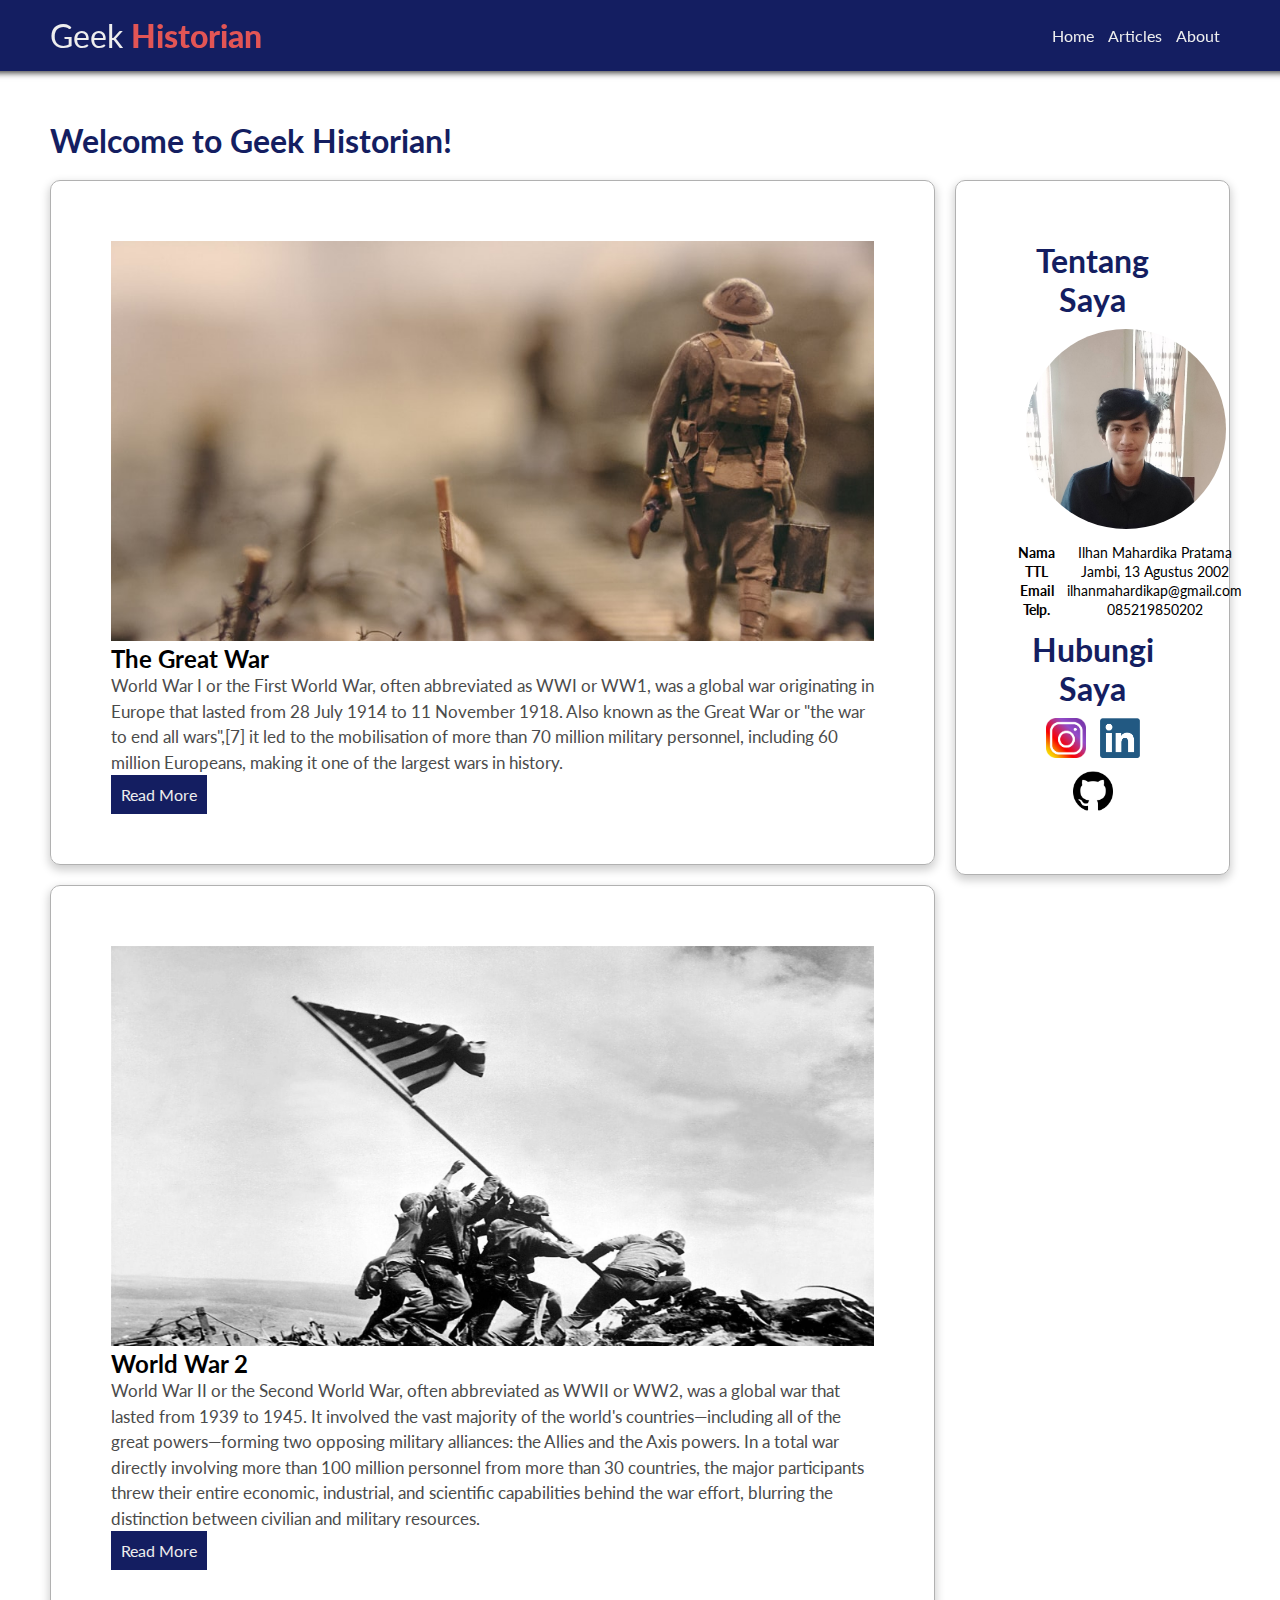
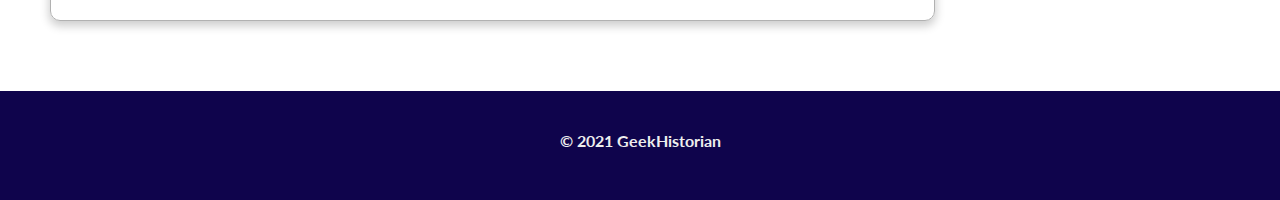
<file: index.html>
<!DOCTYPE html>
<html lang="en">
<head>
   <meta charset="UTF-8">
   <meta http-equiv="X-UA-Compatible" content="IE=edge">
   <meta name="viewport" content="width=device-width, initial-scale=1.0">
   <link rel="stylesheet" href="css/style.css">
   <title>Geek Historian</title>
</head>
<body>
   <header id="navBar">
      <h1>Geek <span>Historian</span></h1>
      <nav>
         <ul>
            <li><a href="index.html">Home</a></li>
            <li id="menu">
               Articles
               <ul id="dropdown">
                  <li><a href="ww1.html">The Great War</a></li>
                  <hr>  
                  <li><a href="ww2.html">World War 2</a></li>
               </ul>
            </li>
            <li><a href="about.html">About</a></li>
         </ul>
      </nav>
   </header>
   <main>
      <h1 id="welcome">Welcome to Geek Historian!</h1>
      <div id="selection">
         <div class="img-article-selection">
            <div class="preview card">
               <img src="assets/ww1.jpg" class="selection-image" alt="The Great War">
               <h2>The Great War</h2>
               <p>World War I or the First World War, often abbreviated as WWI or WW1, was a global war originating in Europe that lasted from 28 July 1914 to 11 November 1918. Also known as the Great War or "the war to end all wars",[7] it led to the mobilisation of more than 70 million military personnel, including 60 million Europeans, making it one of the largest wars in history.</p>
               <div class="button">
                  <a href="ww1.html">Read More</a>
               </div>
            </div>
            <div class="preview card">
               <img src="assets/ww2-2.jpg" class="selection-image" alt="World War 2">
               <h2>World War 2</h2>
               <p>World War II or the Second World War, often abbreviated as WWII or WW2, was a global war that lasted from 1939 to 1945. It involved the vast majority of the world's countries—including all of the great powers—forming two opposing military alliances: the Allies and the Axis powers. In a total war directly involving more than 100 million personnel from more than 30 countries, the major participants threw their entire economic, industrial, and scientific capabilities behind the war effort, blurring the distinction between civilian and military resources.</p>
               <div class="button">
                  <a href="ww2.html">Read More</a>
               </div>
            </div>
         </div>
      </div>
      <aside>
         <article class="biodata card">
            <header>
               <h1>Tentang Saya</h1>
               <figure>
                  <img src="assets/saya.jpg" id="profile-picture" alt="Ilhan">
               </figure>
            </header>
            <section>
               <table>
                  <tr>
                     <th>Nama</th>
                     <td>Ilhan Mahardika Pratama</td>
                  </tr>
                  <tr>
                     <th>TTL</th>
                     <td>Jambi, 13 Agustus 2002</td>
                  </tr>
                  <tr>
                     <th>Email</th>
                     <td>ilhanmahardikap@gmail.com</td>
                  </tr>
                  <tr>
                     <th>Telp.</th>
                     <td>085219850202</td>
                  </tr>
               </table>
            </section>
            <section>
               <h1>Hubungi Saya</h1>
               <ul id="contact">
                  <li><a href="https://www.instagram.com/mhrdk289/" target="_blank"><img src="assets/instagram2.png" alt="instagram logo"></a></li>
                  <li><a href="https://www.linkedin.com/in/ilhan-mahardika-pratama-3875021b5/" target="_blank"><img src="assets/linkedin.png" alt="linkedin logo"></a></li>
                  <li><a href="https://github.com/Oren289" target="_blank"><img src="assets/github.png" alt="github logo"></a></li>
               </ul>
            </section>
         </article>
      </aside>
   </main>
   <footer>
      <p>&copy; 2021 GeekHistorian</p>
   </footer>

   <script src="js/script.js"></script>

</body>
</html>
</file>
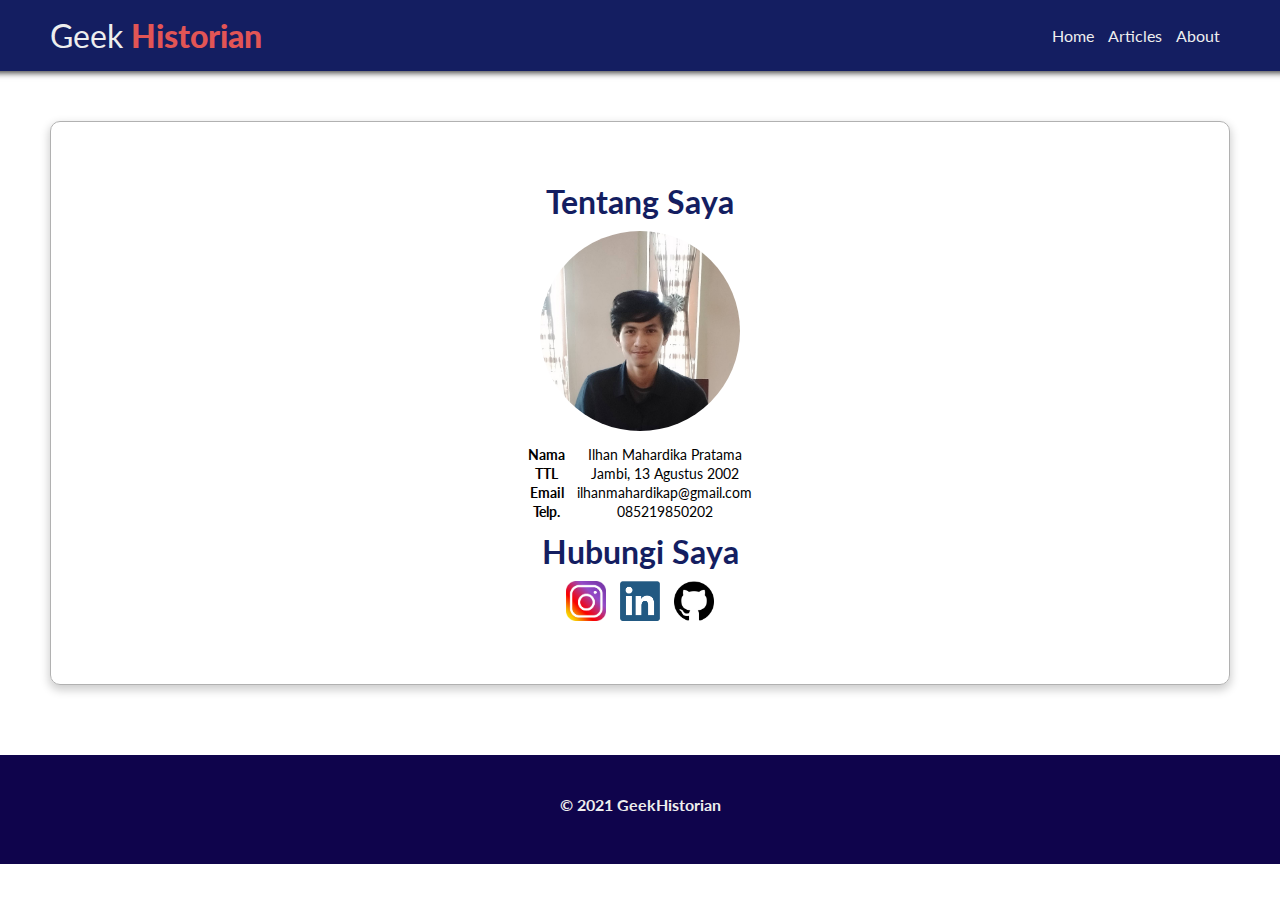
<file: about.html>
<!DOCTYPE html>
<html lang="en">
<head>
   <meta charset="UTF-8">
   <meta http-equiv="X-UA-Compatible" content="IE=edge">
   <meta name="viewport" content="width=device-width, initial-scale=1.0">
   <link rel="stylesheet" href="css/style.css">
   <title>About | Geek Historian</title>
</head>
<body>
   <header id="navBar">
      <h1>Geek <span>Historian</span></h1>
      <nav>
         <ul>
            <li><a href="index.html">Home</a></li>
            <li id="menu">
               Articles
               <ul id="dropdown">
                  <li><a href="ww1.html">The Great War</a></li>
                  <hr>  
                  <li><a href="ww2.html">World War 2</a></li>
               </ul>
            </li>
            <li><a href="about.html">About</a></li>
         </ul>
      </nav>
   </header>
   <main>
      <article class="biodata card about">
         <header>
            <h1>Tentang Saya</h1>
            <figure>
               <img src="assets/saya.jpg" id="profile-picture" alt="Ilhan">
            </figure>
         </header>
         <section>
            <table>
               <tr>
                  <th>Nama</th>
                  <td>Ilhan Mahardika Pratama</td>
               </tr>
               <tr>
                  <th>TTL</th>
                  <td>Jambi, 13 Agustus 2002</td>
               </tr>
               <tr>
                  <th>Email</th>
                  <td>ilhanmahardikap@gmail.com</td>
               </tr>
               <tr>
                  <th>Telp.</th>
                  <td>085219850202</td>
               </tr>
            </table>
         </section>
         <section>
            <h1>Hubungi Saya</h1>
            <ul id="contact">
               <li><a href="https://www.instagram.com/mhrdk289/" target="_blank"><img src="assets/instagram2.png" alt="instagram logo"></a></li>
               <li><a href="https://www.linkedin.com/in/ilhan-mahardika-pratama-3875021b5/" target="_blank"><img src="assets/linkedin.png" alt="linkedin logo"></a></li>
               <li><a href="https://github.com/Oren289" target="_blank"><img src="assets/github.png" alt="github logo"></a></li>
            </ul>
         </section>
      </article>
   </main>
   <footer>
      <p>&copy; 2021 GeekHistorian</p>
   </footer>

   <script src="js/script.js"></script>

</body>
</html>
</file>
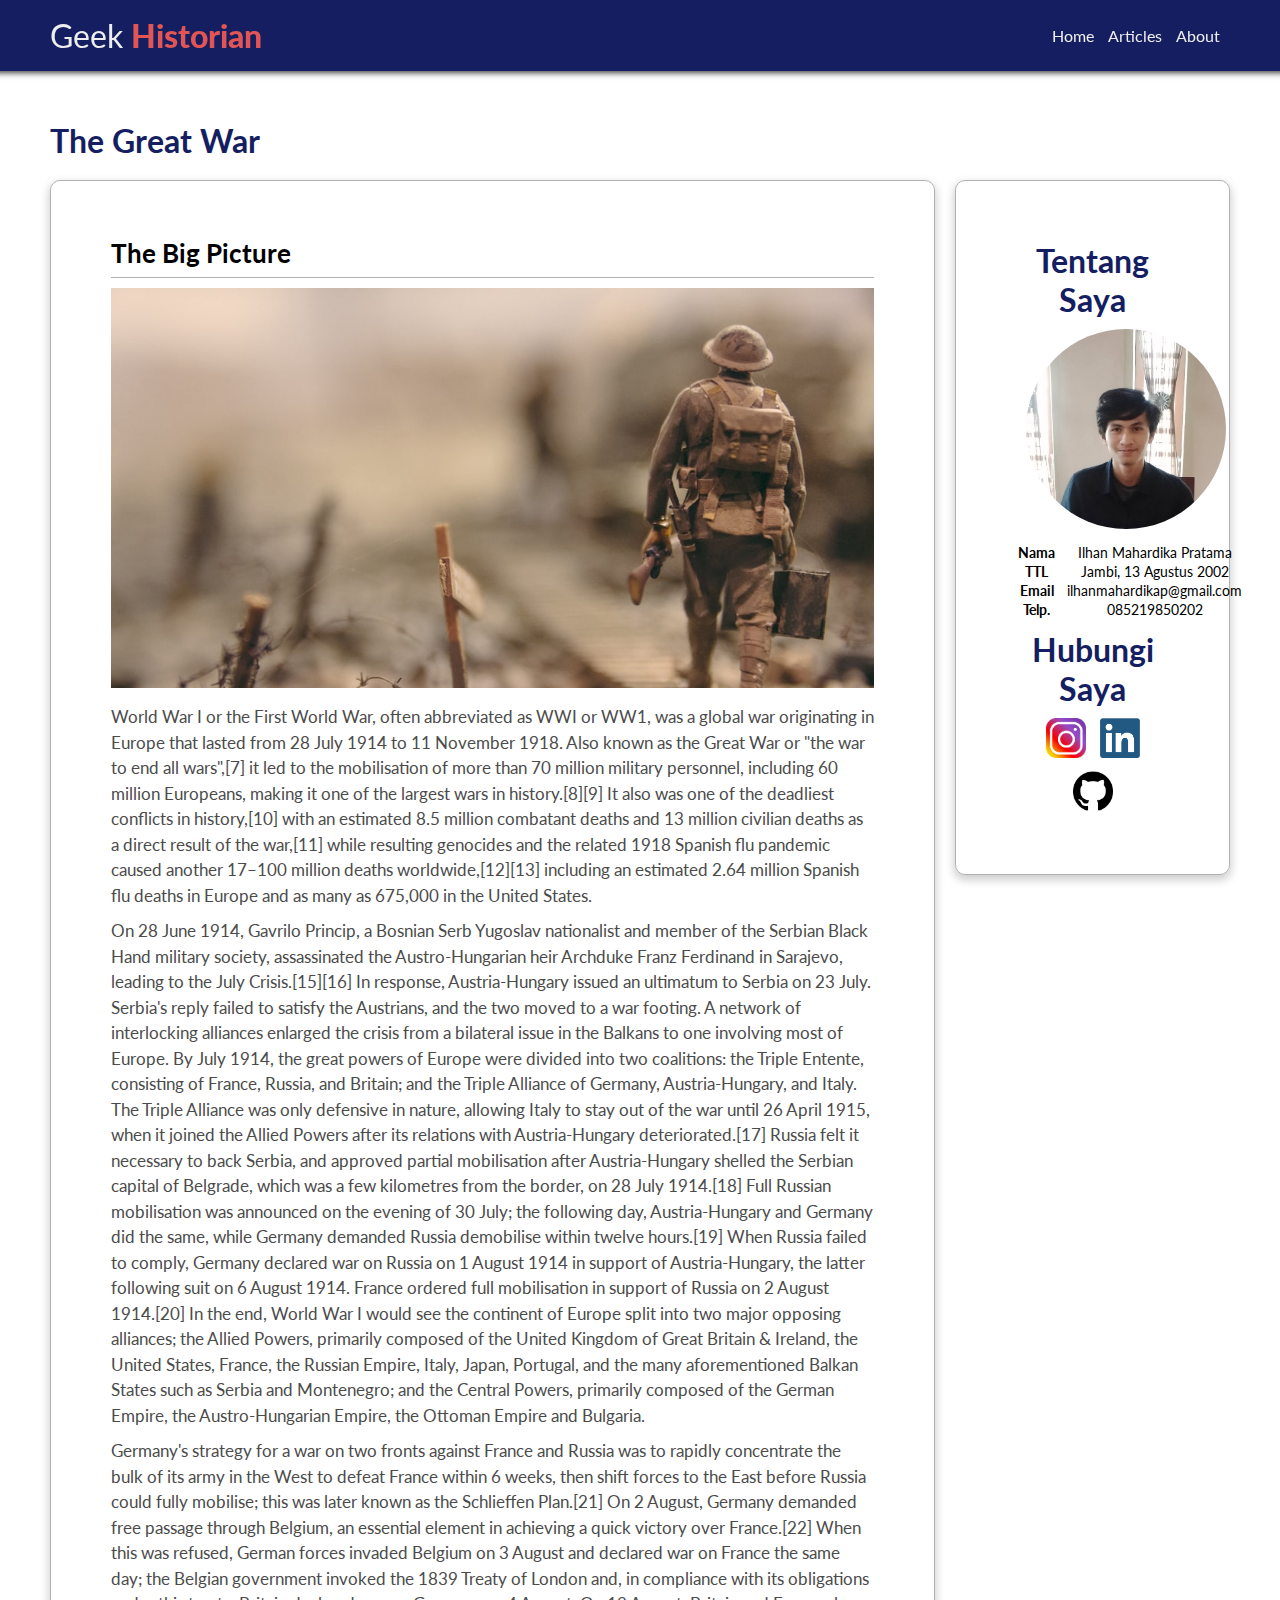
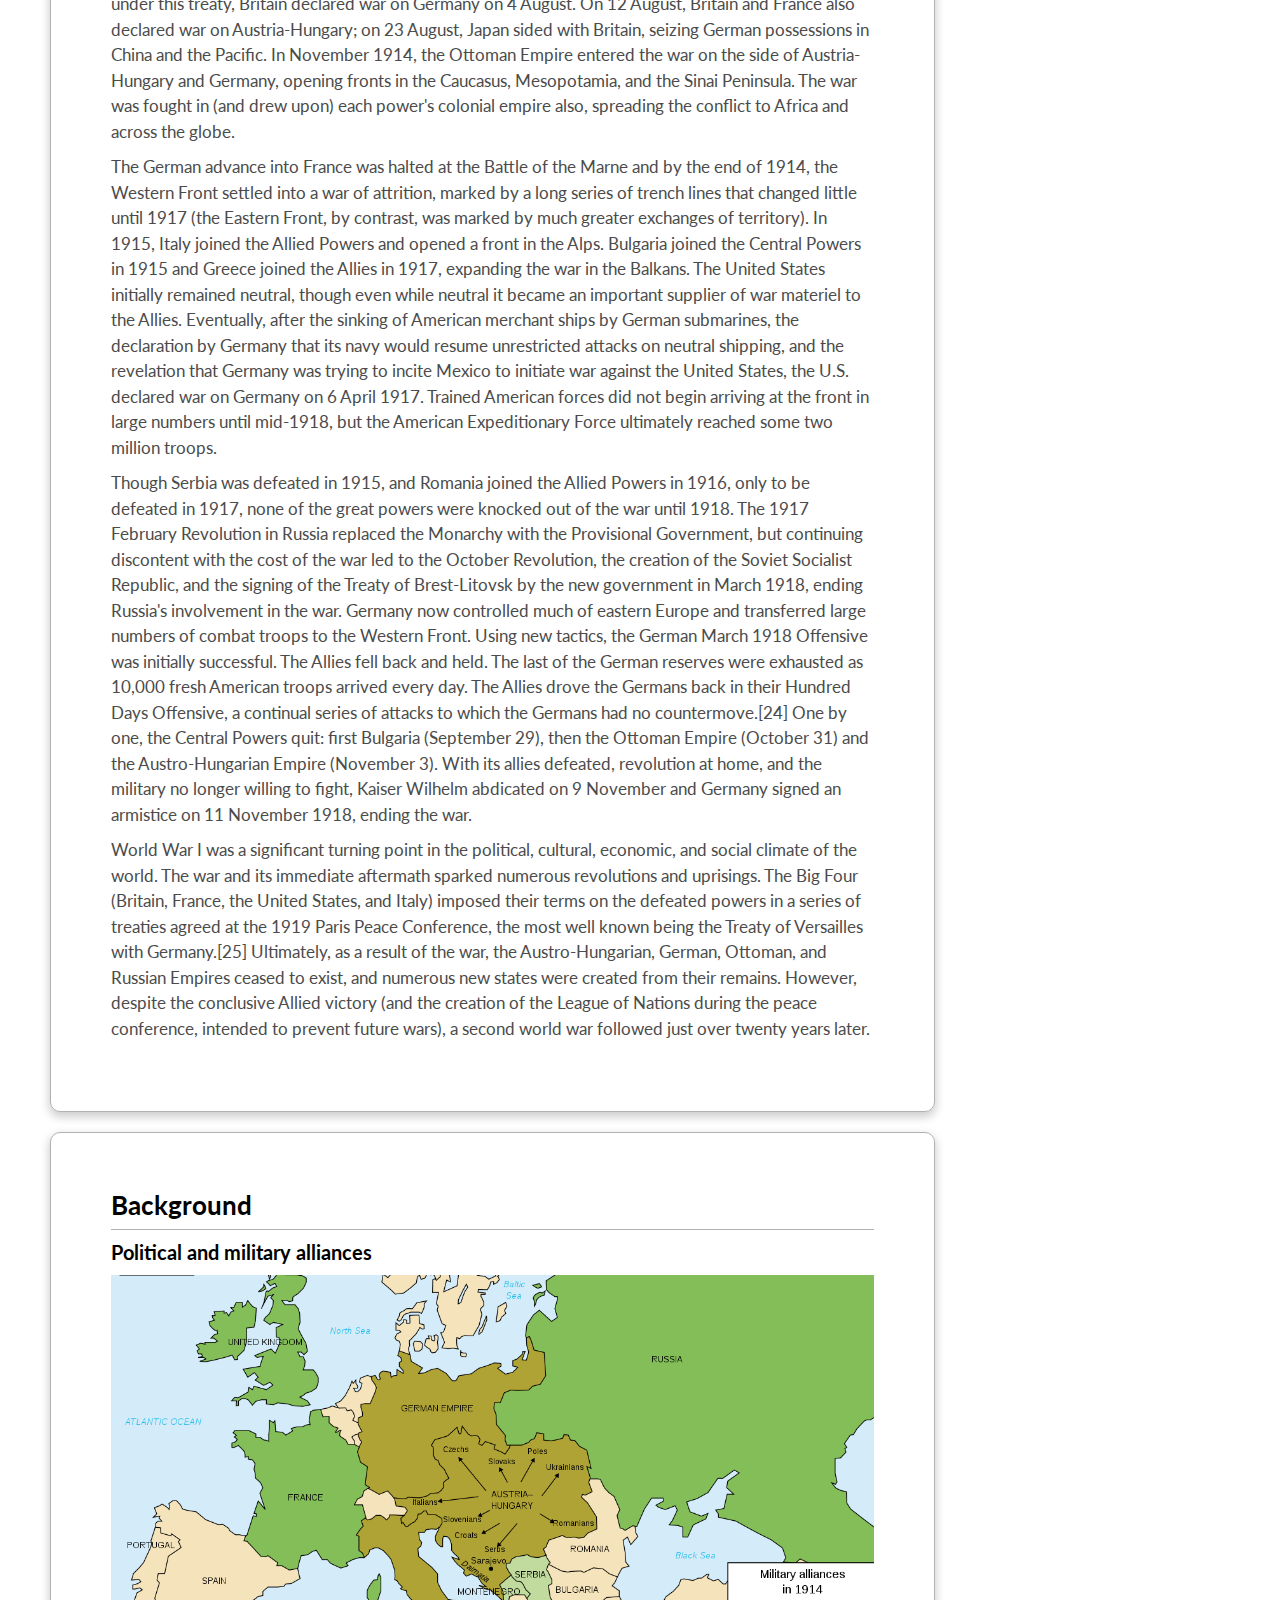
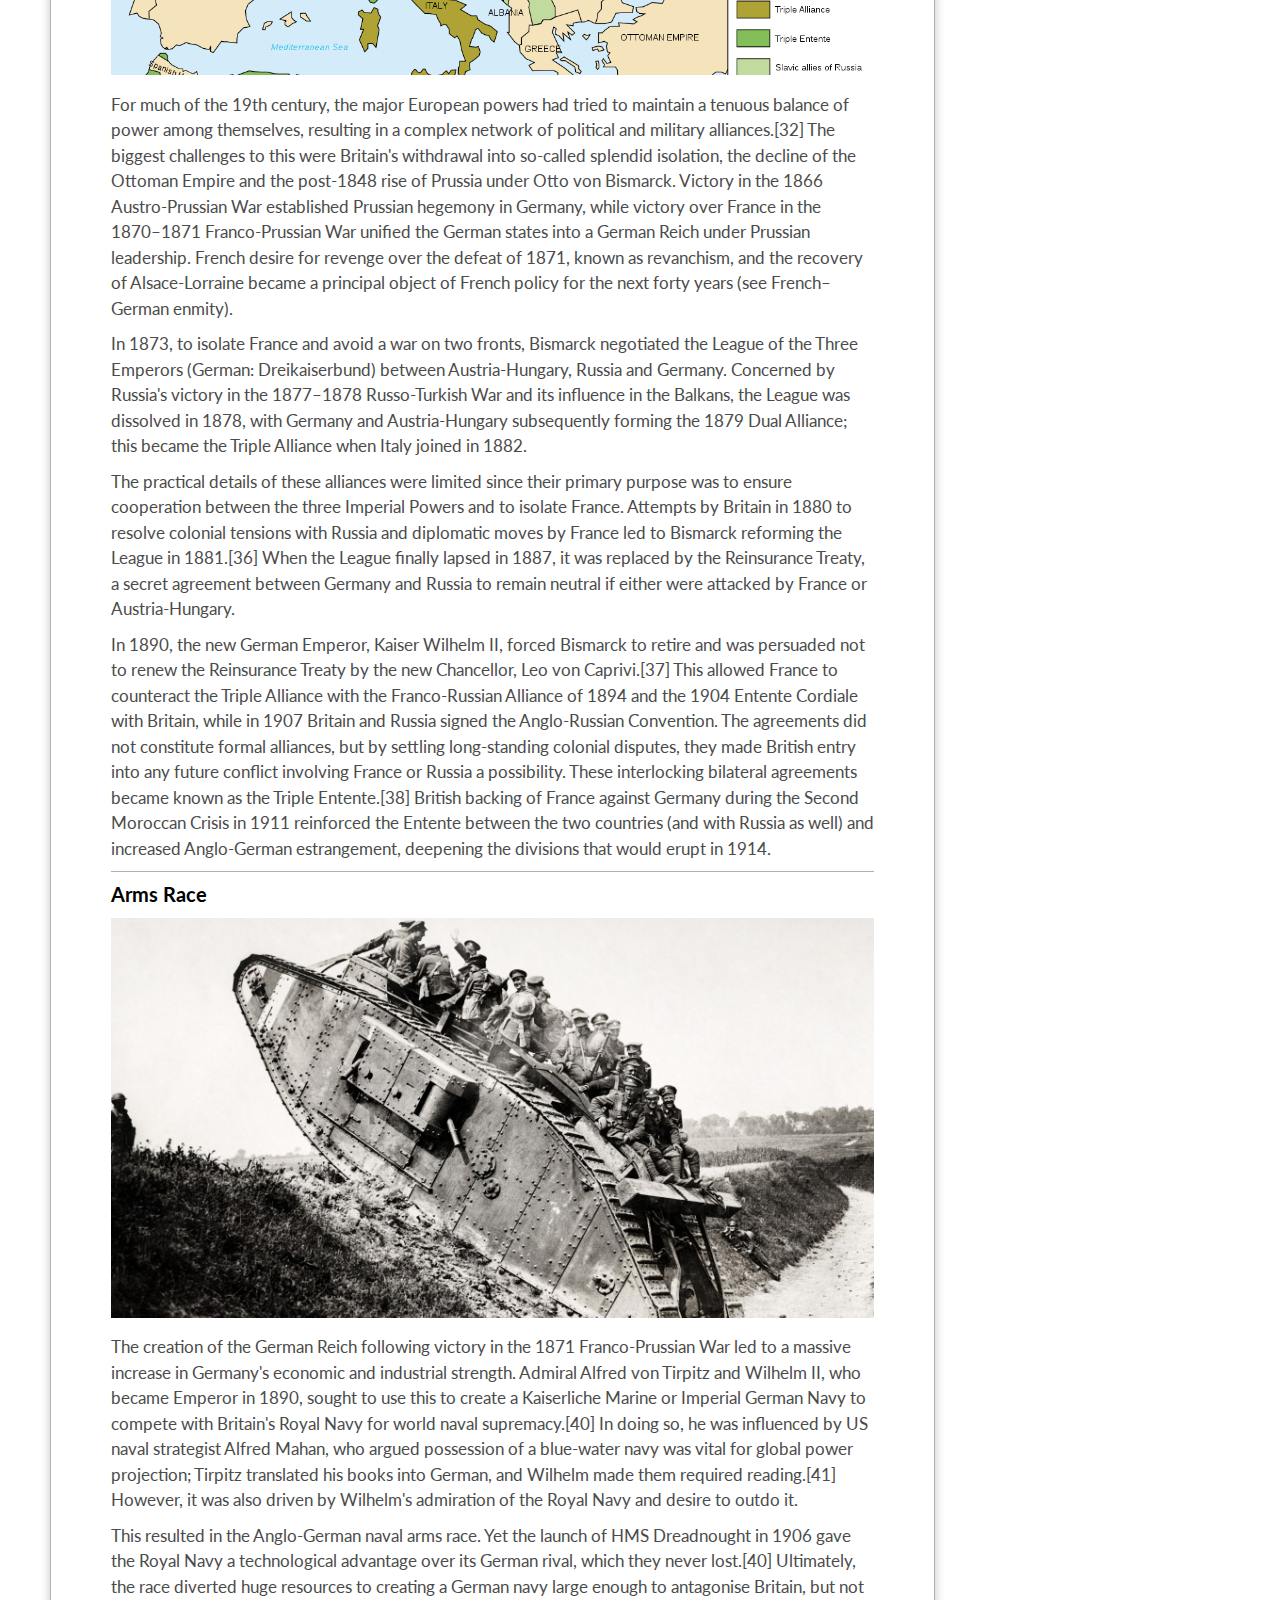
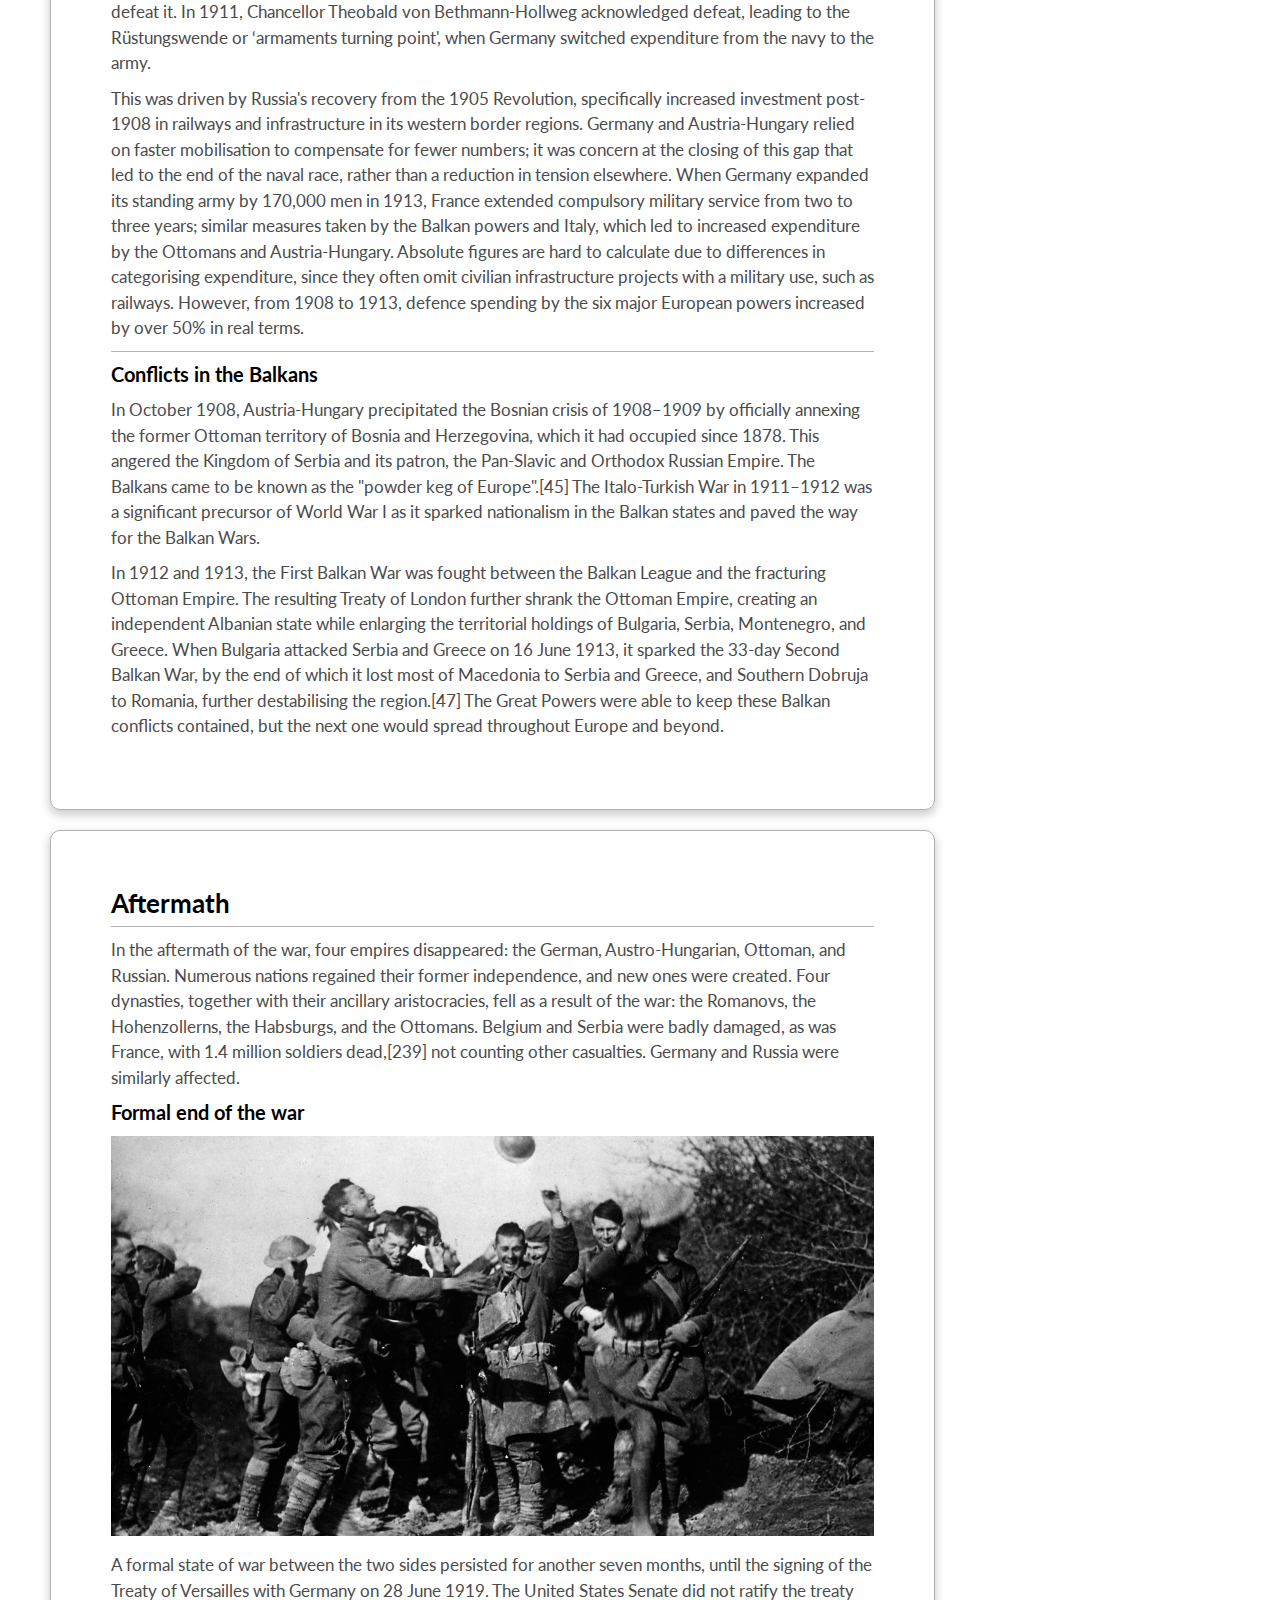
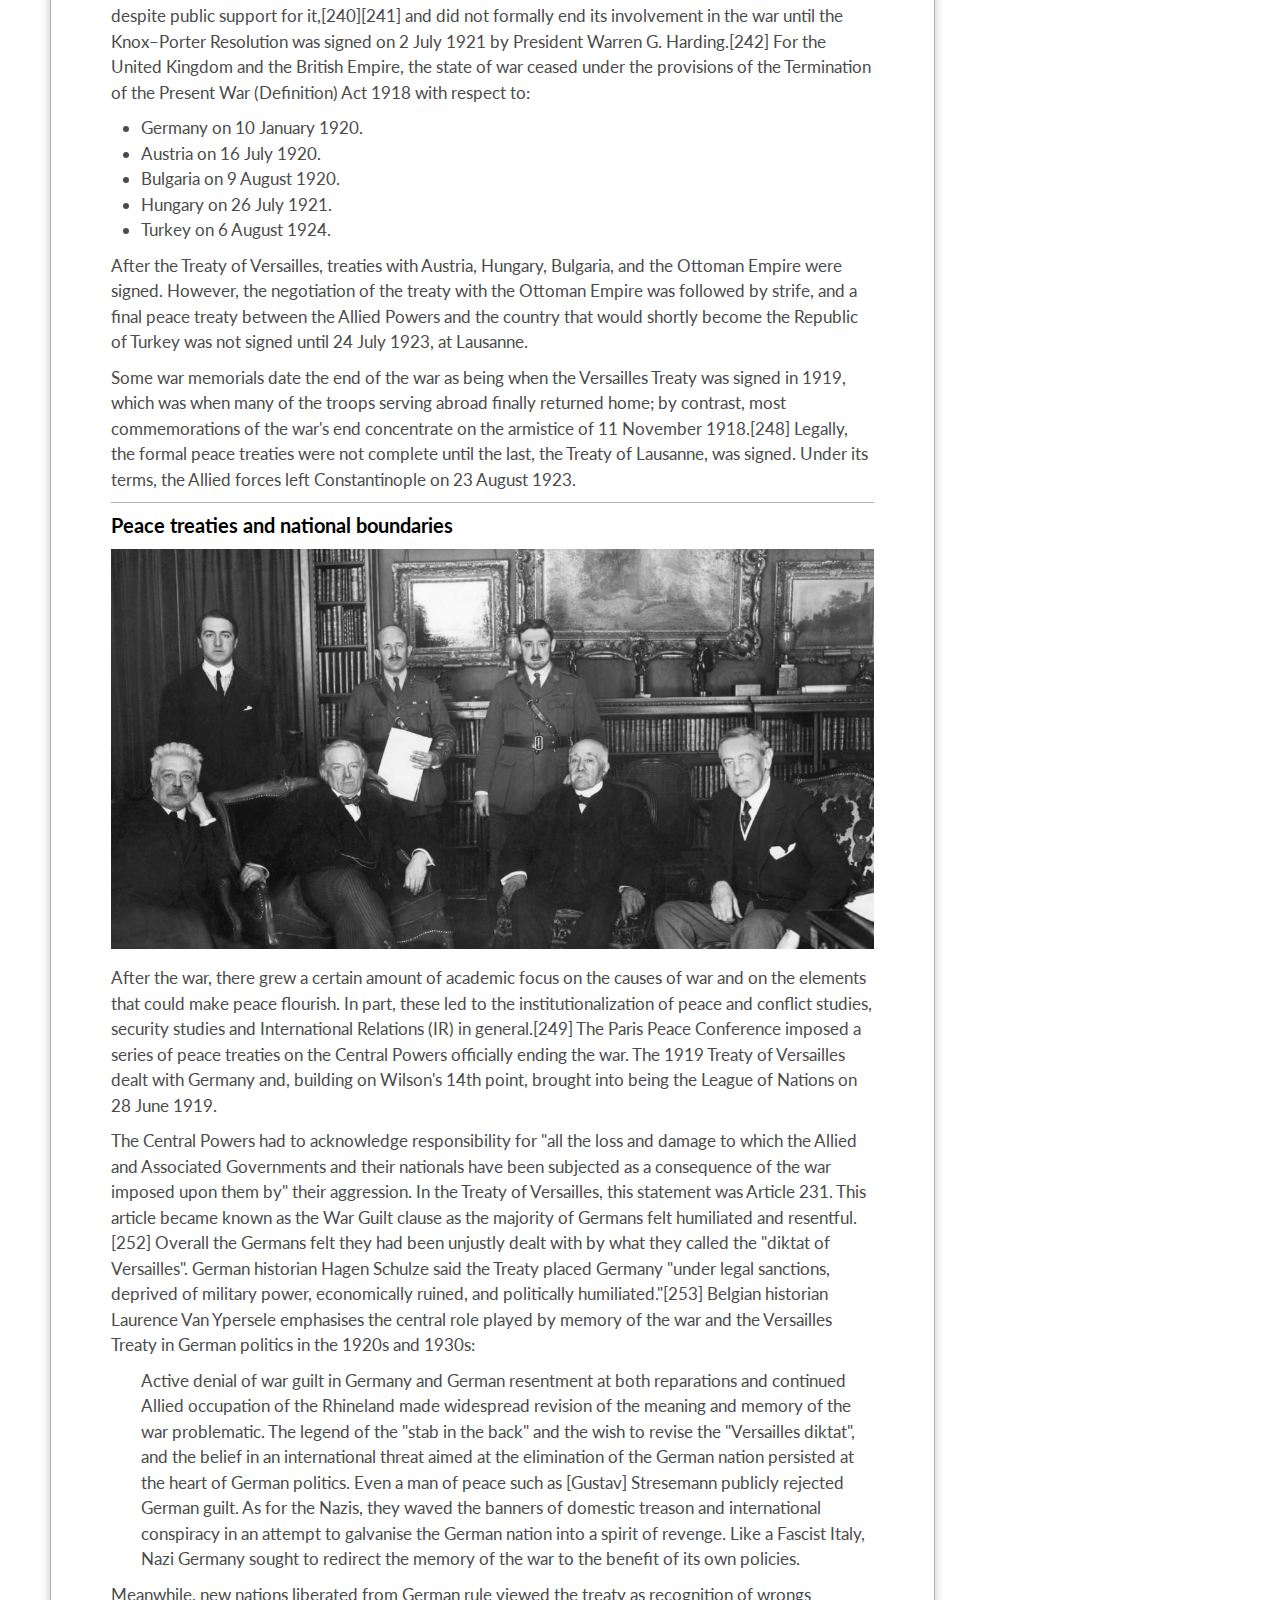
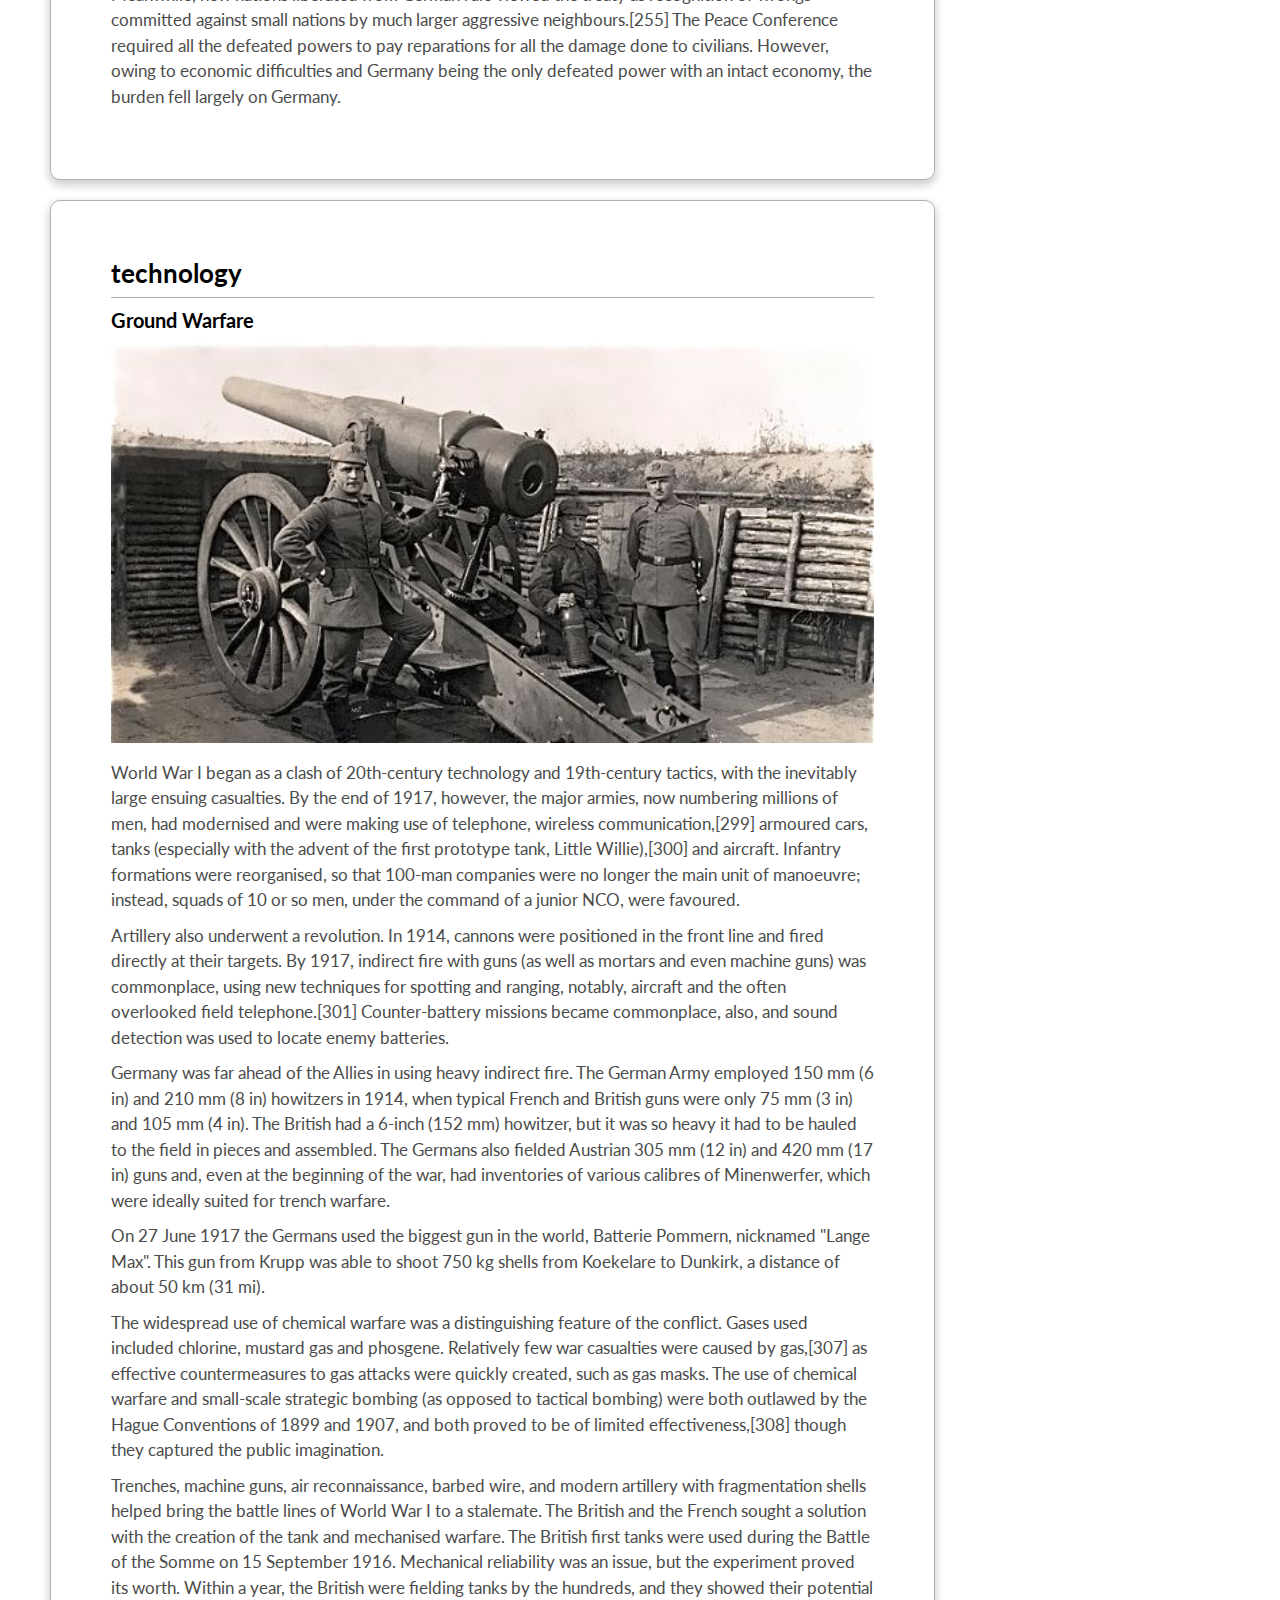
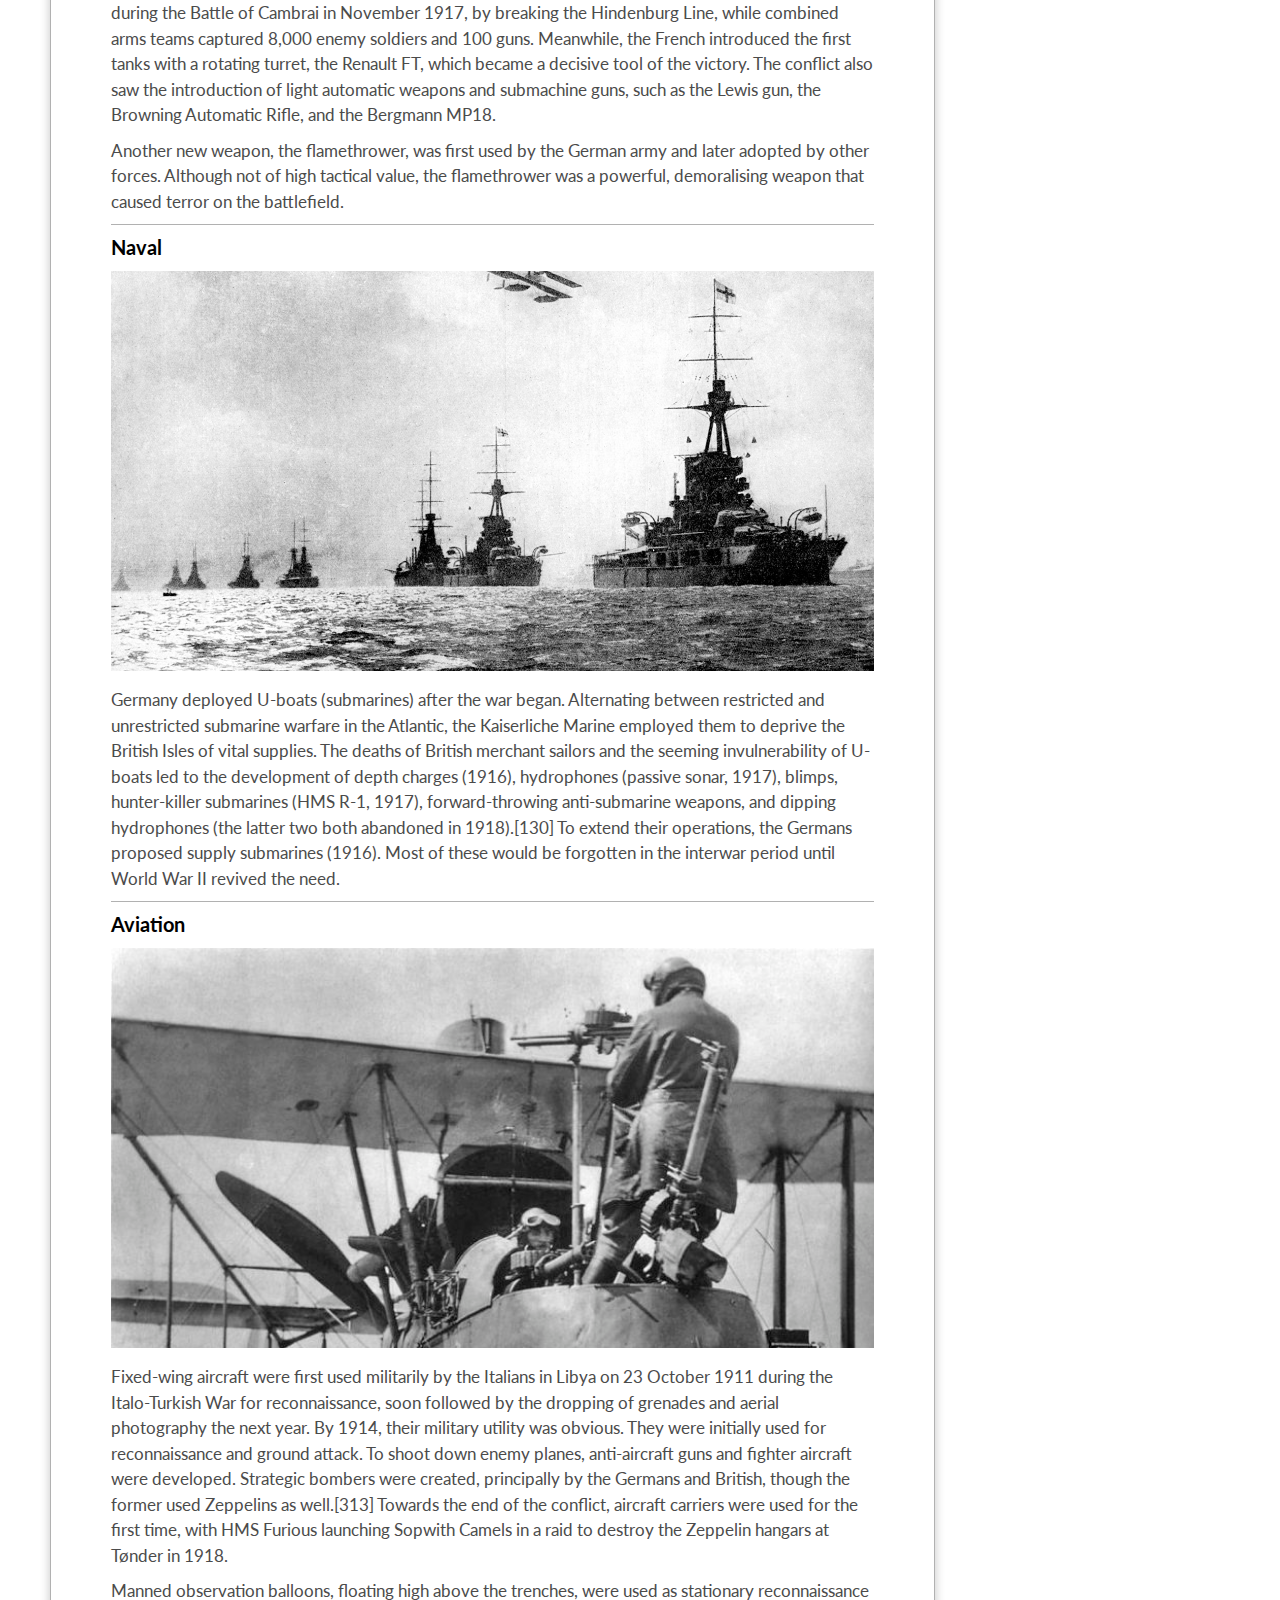
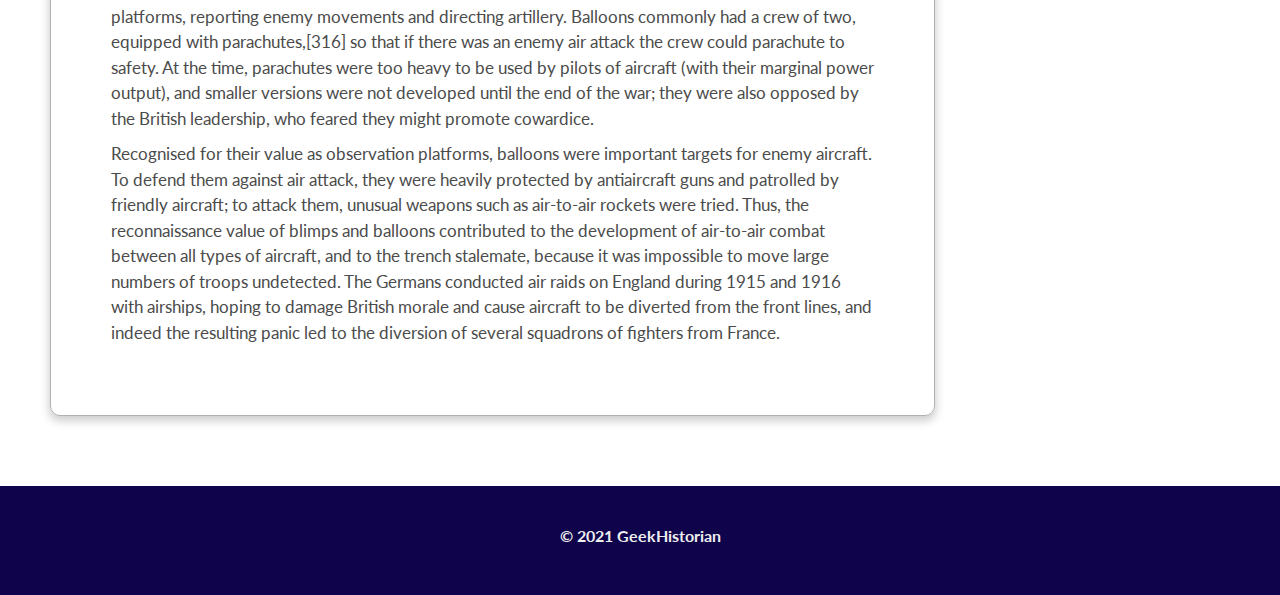
<file: ww1.html>
<!DOCTYPE html>
<html lang="en">
<head>
   <meta charset="UTF-8">
   <meta http-equiv="X-UA-Compatible" content="IE=edge">
   <meta name="viewport" content="width=device-width, initial-scale=1.0">
   <link rel="stylesheet" href="css/style.css">
   <title>The Great War | Geek Historian</title>
</head>
<body>
   <header id="navBar">
      <h1>Geek <span>Historian</span></h1>
      <nav>
         <ul>
            <li><a href="index.html">Home</a></li>
            <li id="menu">
               Articles
               <ul id="dropdown">
                  <li><a href="ww1.html">The Great War</a></li> 
                  <hr>
                  <li><a href="ww2.html">World War 2</a></li>
               </ul>
            </li>
            <li><a href="about.html">About</a></li>
         </ul>
      </nav>
   </header>
   <main>
      <h1 id="main-title">The Great War</h1>
      <div class="content">
         <article id="chronology" class="card">
            <h2>The Big Picture</h2>
            <hr>
            <img src="assets/ww1.jpg" class="content-image top" alt="The Great War">
            <p>World War I or the First World War, often abbreviated as WWI or WW1, was a global war originating in Europe that lasted from 28 July 1914 to 11 November 1918. Also known as the Great War or "the war to end all wars",[7] it led to the mobilisation of more than 70 million military personnel, including 60 million Europeans, making it one of the largest wars in history.[8][9] It also was one of the deadliest conflicts in history,[10] with an estimated 8.5 million combatant deaths and 13 million civilian deaths as a direct result of the war,[11] while resulting genocides and the related 1918 Spanish flu pandemic caused another 17–100 million deaths worldwide,[12][13] including an estimated 2.64 million Spanish flu deaths in Europe and as many as 675,000 in the United States.</p>

            <p>On 28 June 1914, Gavrilo Princip, a Bosnian Serb Yugoslav nationalist and member of the Serbian Black Hand military society, assassinated the Austro-Hungarian heir Archduke Franz Ferdinand in Sarajevo, leading to the July Crisis.[15][16] In response, Austria-Hungary issued an ultimatum to Serbia on 23 July. Serbia's reply failed to satisfy the Austrians, and the two moved to a war footing. A network of interlocking alliances enlarged the crisis from a bilateral issue in the Balkans to one involving most of Europe. By July 1914, the great powers of Europe were divided into two coalitions: the Triple Entente, consisting of France, Russia, and Britain; and the Triple Alliance of Germany, Austria-Hungary, and Italy. The Triple Alliance was only defensive in nature, allowing Italy to stay out of the war until 26 April 1915, when it joined the Allied Powers after its relations with Austria-Hungary deteriorated.[17] Russia felt it necessary to back Serbia, and approved partial mobilisation after Austria-Hungary shelled the Serbian capital of Belgrade, which was a few kilometres from the border, on 28 July 1914.[18] Full Russian mobilisation was announced on the evening of 30 July; the following day, Austria-Hungary and Germany did the same, while Germany demanded Russia demobilise within twelve hours.[19] When Russia failed to comply, Germany declared war on Russia on 1 August 1914 in support of Austria-Hungary, the latter following suit on 6 August 1914. France ordered full mobilisation in support of Russia on 2 August 1914.[20] In the end, World War I would see the continent of Europe split into two major opposing alliances; the Allied Powers, primarily composed of the United Kingdom of Great Britain & Ireland, the United States, France, the Russian Empire, Italy, Japan, Portugal, and the many aforementioned Balkan States such as Serbia and Montenegro; and the Central Powers, primarily composed of the German Empire, the Austro-Hungarian Empire, the Ottoman Empire and Bulgaria.</p>

            <p>Germany's strategy for a war on two fronts against France and Russia was to rapidly concentrate the bulk of its army in the West to defeat France within 6 weeks, then shift forces to the East before Russia could fully mobilise; this was later known as the Schlieffen Plan.[21] On 2 August, Germany demanded free passage through Belgium, an essential element in achieving a quick victory over France.[22] When this was refused, German forces invaded Belgium on 3 August and declared war on France the same day; the Belgian government invoked the 1839 Treaty of London and, in compliance with its obligations under this treaty, Britain declared war on Germany on 4 August. On 12 August, Britain and France also declared war on Austria-Hungary; on 23 August, Japan sided with Britain, seizing German possessions in China and the Pacific. In November 1914, the Ottoman Empire entered the war on the side of Austria-Hungary and Germany, opening fronts in the Caucasus, Mesopotamia, and the Sinai Peninsula. The war was fought in (and drew upon) each power's colonial empire also, spreading the conflict to Africa and across the globe.</p>

            <p>The German advance into France was halted at the Battle of the Marne and by the end of 1914, the Western Front settled into a war of attrition, marked by a long series of trench lines that changed little until 1917 (the Eastern Front, by contrast, was marked by much greater exchanges of territory). In 1915, Italy joined the Allied Powers and opened a front in the Alps. Bulgaria joined the Central Powers in 1915 and Greece joined the Allies in 1917, expanding the war in the Balkans. The United States initially remained neutral, though even while neutral it became an important supplier of war materiel to the Allies. Eventually, after the sinking of American merchant ships by German submarines, the declaration by Germany that its navy would resume unrestricted attacks on neutral shipping, and the revelation that Germany was trying to incite Mexico to initiate war against the United States, the U.S. declared war on Germany on 6 April 1917. Trained American forces did not begin arriving at the front in large numbers until mid-1918, but the American Expeditionary Force ultimately reached some two million troops.</p>

            <p>Though Serbia was defeated in 1915, and Romania joined the Allied Powers in 1916, only to be defeated in 1917, none of the great powers were knocked out of the war until 1918. The 1917 February Revolution in Russia replaced the Monarchy with the Provisional Government, but continuing discontent with the cost of the war led to the October Revolution, the creation of the Soviet Socialist Republic, and the signing of the Treaty of Brest-Litovsk by the new government in March 1918, ending Russia's involvement in the war. Germany now controlled much of eastern Europe and transferred large numbers of combat troops to the Western Front. Using new tactics, the German March 1918 Offensive was initially successful. The Allies fell back and held. The last of the German reserves were exhausted as 10,000 fresh American troops arrived every day. The Allies drove the Germans back in their Hundred Days Offensive, a continual series of attacks to which the Germans had no countermove.[24] One by one, the Central Powers quit: first Bulgaria (September 29), then the Ottoman Empire (October 31) and the Austro-Hungarian Empire (November 3). With its allies defeated, revolution at home, and the military no longer willing to fight, Kaiser Wilhelm abdicated on 9 November and Germany signed an armistice on 11 November 1918, ending the war.</p>

            <p>World War I was a significant turning point in the political, cultural, economic, and social climate of the world. The war and its immediate aftermath sparked numerous revolutions and uprisings. The Big Four (Britain, France, the United States, and Italy) imposed their terms on the defeated powers in a series of treaties agreed at the 1919 Paris Peace Conference, the most well known being the Treaty of Versailles with Germany.[25] Ultimately, as a result of the war, the Austro-Hungarian, German, Ottoman, and Russian Empires ceased to exist, and numerous new states were created from their remains. However, despite the conclusive Allied victory (and the creation of the League of Nations during the peace conference, intended to prevent future wars), a second world war followed just over twenty years later.</p>
         </article>

         <article id="ww1-background" class="card">
            <h2>Background</h2>
            <hr>
            <section>
               <h3>Political and military alliances</h3>
               <img src="assets/alliances.png" class="content-image" alt="Alliances in ww1">
               <p>For much of the 19th century, the major European powers had tried to maintain a tenuous balance of power among themselves, resulting in a complex network of political and military alliances.[32] The biggest challenges to this were Britain's withdrawal into so-called splendid isolation, the decline of the Ottoman Empire and the post-1848 rise of Prussia under Otto von Bismarck. Victory in the 1866 Austro-Prussian War established Prussian hegemony in Germany, while victory over France in the 1870–1871 Franco-Prussian War unified the German states into a German Reich under Prussian leadership. French desire for revenge over the defeat of 1871, known as revanchism, and the recovery of Alsace-Lorraine became a principal object of French policy for the next forty years (see French–German enmity).</p>

               <p>In 1873, to isolate France and avoid a war on two fronts, Bismarck negotiated the League of the Three Emperors (German: Dreikaiserbund) between Austria-Hungary, Russia and Germany. Concerned by Russia's victory in the 1877–1878 Russo-Turkish War and its influence in the Balkans, the League was dissolved in 1878, with Germany and Austria-Hungary subsequently forming the 1879 Dual Alliance; this became the Triple Alliance when Italy joined in 1882.</p>

               <p>The practical details of these alliances were limited since their primary purpose was to ensure cooperation between the three Imperial Powers and to isolate France. Attempts by Britain in 1880 to resolve colonial tensions with Russia and diplomatic moves by France led to Bismarck reforming the League in 1881.[36] When the League finally lapsed in 1887, it was replaced by the Reinsurance Treaty, a secret agreement between Germany and Russia to remain neutral if either were attacked by France or Austria-Hungary.</p>
               
               <p>In 1890, the new German Emperor, Kaiser Wilhelm II, forced Bismarck to retire and was persuaded not to renew the Reinsurance Treaty by the new Chancellor, Leo von Caprivi.[37] This allowed France to counteract the Triple Alliance with the Franco-Russian Alliance of 1894 and the 1904 Entente Cordiale with Britain, while in 1907 Britain and Russia signed the Anglo-Russian Convention. The agreements did not constitute formal alliances, but by settling long-standing colonial disputes, they made British entry into any future conflict involving France or Russia a possibility. These interlocking bilateral agreements became known as the Triple Entente.[38] British backing of France against Germany during the Second Moroccan Crisis in 1911 reinforced the Entente between the two countries (and with Russia as well) and increased Anglo-German estrangement, deepening the divisions that would erupt in 1914.</p>
            </section>
            <hr>
            <section>
               <h3>Arms Race</h3>
               <img src="assets/ww1tank.jpg" class="content-image" alt="WW1 Tank">
               <p>The creation of the German Reich following victory in the 1871 Franco-Prussian War led to a massive increase in Germany's economic and industrial strength. Admiral Alfred von Tirpitz and Wilhelm II, who became Emperor in 1890, sought to use this to create a Kaiserliche Marine or Imperial German Navy to compete with Britain's Royal Navy for world naval supremacy.[40] In doing so, he was influenced by US naval strategist Alfred Mahan, who argued possession of a blue-water navy was vital for global power projection; Tirpitz translated his books into German, and Wilhelm made them required reading.[41] However, it was also driven by Wilhelm's admiration of the Royal Navy and desire to outdo it.</p>

               <p>This resulted in the Anglo-German naval arms race. Yet the launch of HMS Dreadnought in 1906 gave the Royal Navy a technological advantage over its German rival, which they never lost.[40] Ultimately, the race diverted huge resources to creating a German navy large enough to antagonise Britain, but not defeat it. In 1911, Chancellor Theobald von Bethmann-Hollweg acknowledged defeat, leading to the Rüstungswende or ‘armaments turning point', when Germany switched expenditure from the navy to the army.</p>

               <p>This was driven by Russia's recovery from the 1905 Revolution, specifically increased investment post-1908 in railways and infrastructure in its western border regions. Germany and Austria-Hungary relied on faster mobilisation to compensate for fewer numbers; it was concern at the closing of this gap that led to the end of the naval race, rather than a reduction in tension elsewhere. When Germany expanded its standing army by 170,000 men in 1913, France extended compulsory military service from two to three years; similar measures taken by the Balkan powers and Italy, which led to increased expenditure by the Ottomans and Austria-Hungary. Absolute figures are hard to calculate due to differences in categorising expenditure, since they often omit civilian infrastructure projects with a military use, such as railways. However, from 1908 to 1913, defence spending by the six major European powers increased by over 50% in real terms.</p>
            </section>
            <hr>
            <section>
               <h3>Conflicts in the Balkans</h3>
               <p>In October 1908, Austria-Hungary precipitated the Bosnian crisis of 1908–1909 by officially annexing the former Ottoman territory of Bosnia and Herzegovina, which it had occupied since 1878. This angered the Kingdom of Serbia and its patron, the Pan-Slavic and Orthodox Russian Empire. The Balkans came to be known as the "powder keg of Europe".[45] The Italo-Turkish War in 1911–1912 was a significant precursor of World War I as it sparked nationalism in the Balkan states and paved the way for the Balkan Wars.</p>

               <p>In 1912 and 1913, the First Balkan War was fought between the Balkan League and the fracturing Ottoman Empire. The resulting Treaty of London further shrank the Ottoman Empire, creating an independent Albanian state while enlarging the territorial holdings of Bulgaria, Serbia, Montenegro, and Greece. When Bulgaria attacked Serbia and Greece on 16 June 1913, it sparked the 33-day Second Balkan War, by the end of which it lost most of Macedonia to Serbia and Greece, and Southern Dobruja to Romania, further destabilising the region.[47] The Great Powers were able to keep these Balkan conflicts contained, but the next one would spread throughout Europe and beyond. </p>
            </section>
         </article>

         <article id="ww1-aftermath" class="card">
            <h2>Aftermath</h2>
            <hr>
            <p>In the aftermath of the war, four empires disappeared: the German, Austro-Hungarian, Ottoman, and Russian. Numerous nations regained their former independence, and new ones were created. Four dynasties, together with their ancillary aristocracies, fell as a result of the war: the Romanovs, the Hohenzollerns, the Habsburgs, and the Ottomans. Belgium and Serbia were badly damaged, as was France, with 1.4 million soldiers dead,[239] not counting other casualties. Germany and Russia were similarly affected.</p>
            <section>
               <h3>Formal end of the war</h3>
               <img src="assets/ww1end.jpg" class="content-image" alt="Soldiers cheering">
               <p>A formal state of war between the two sides persisted for another seven months, until the signing of the Treaty of Versailles with Germany on 28 June 1919. The United States Senate did not ratify the treaty despite public support for it,[240][241] and did not formally end its involvement in the war until the Knox–Porter Resolution was signed on 2 July 1921 by President Warren G. Harding.[242] For the United Kingdom and the British Empire, the state of war ceased under the provisions of the Termination of the Present War (Definition) Act 1918 with respect to:</p>
               <div class="content-list">
                  <ul>
                     <li>Germany on 10 January 1920.</li>
                     <li>Austria on 16 July 1920.</li>
                     <li>Bulgaria on 9 August 1920.</li>
                     <li>Hungary on 26 July 1921.</li>
                     <li>Turkey on 6 August 1924.</li>
                  </ul>
               </div>
               <p>After the Treaty of Versailles, treaties with Austria, Hungary, Bulgaria, and the Ottoman Empire were signed. However, the negotiation of the treaty with the Ottoman Empire was followed by strife, and a final peace treaty between the Allied Powers and the country that would shortly become the Republic of Turkey was not signed until 24 July 1923, at Lausanne.</p>

               <p>Some war memorials date the end of the war as being when the Versailles Treaty was signed in 1919, which was when many of the troops serving abroad finally returned home; by contrast, most commemorations of the war's end concentrate on the armistice of 11 November 1918.[248] Legally, the formal peace treaties were not complete until the last, the Treaty of Lausanne, was signed. Under its terms, the Allied forces left Constantinople on 23 August 1923.</p>
            </section>
            <hr>
            <section>
               <h3>Peace treaties and national boundaries</h3>
               <img src="assets/versailles.jpg" class="content-image top" alt="Treaty of Versailles">
               <p>After the war, there grew a certain amount of academic focus on the causes of war and on the elements that could make peace flourish. In part, these led to the institutionalization of peace and conflict studies, security studies and International Relations (IR) in general.[249] The Paris Peace Conference imposed a series of peace treaties on the Central Powers officially ending the war. The 1919 Treaty of Versailles dealt with Germany and, building on Wilson's 14th point, brought into being the League of Nations on 28 June 1919.</p>

               <p>The Central Powers had to acknowledge responsibility for "all the loss and damage to which the Allied and Associated Governments and their nationals have been subjected as a consequence of the war imposed upon them by" their aggression. In the Treaty of Versailles, this statement was Article 231. This article became known as the War Guilt clause as the majority of Germans felt humiliated and resentful.[252] Overall the Germans felt they had been unjustly dealt with by what they called the "diktat of Versailles". German historian Hagen Schulze said the Treaty placed Germany "under legal sanctions, deprived of military power, economically ruined, and politically humiliated."[253] Belgian historian Laurence Van Ypersele emphasises the central role played by memory of the war and the Versailles Treaty in German politics in the 1920s and 1930s:</p>

               <p id="versailles">
                  Active denial of war guilt in Germany and German resentment at both reparations and continued Allied occupation of the Rhineland made widespread revision of the meaning and memory of the war problematic. The legend of the "stab in the back" and the wish to revise the "Versailles diktat", and the belief in an international threat aimed at the elimination of the German nation persisted at the heart of German politics. Even a man of peace such as [Gustav] Stresemann publicly rejected German guilt. As for the Nazis, they waved the banners of domestic treason and international conspiracy in an attempt to galvanise the German nation into a spirit of revenge. Like a Fascist Italy, Nazi Germany sought to redirect the memory of the war to the benefit of its own policies.
               </p>

               <p>Meanwhile, new nations liberated from German rule viewed the treaty as recognition of wrongs committed against small nations by much larger aggressive neighbours.[255] The Peace Conference required all the defeated powers to pay reparations for all the damage done to civilians. However, owing to economic difficulties and Germany being the only defeated power with an intact economy, the burden fell largely on Germany. </p>
            </section>
         </article>

         <article id="ww1-technologies" class="card">
            <h2>technology</h2>
            <hr>
            <section>
               <h3>Ground Warfare</h3>
               <img src="assets/artillery.jpg" class="content-image top" alt="artillery">
               <p>World War I began as a clash of 20th-century technology and 19th-century tactics, with the inevitably large ensuing casualties. By the end of 1917, however, the major armies, now numbering millions of men, had modernised and were making use of telephone, wireless communication,[299] armoured cars, tanks (especially with the advent of the first prototype tank, Little Willie),[300] and aircraft. Infantry formations were reorganised, so that 100-man companies were no longer the main unit of manoeuvre; instead, squads of 10 or so men, under the command of a junior NCO, were favoured.</p>

               <p>Artillery also underwent a revolution. In 1914, cannons were positioned in the front line and fired directly at their targets. By 1917, indirect fire with guns (as well as mortars and even machine guns) was commonplace, using new techniques for spotting and ranging, notably, aircraft and the often overlooked field telephone.[301] Counter-battery missions became commonplace, also, and sound detection was used to locate enemy batteries.</p>

               <p>Germany was far ahead of the Allies in using heavy indirect fire. The German Army employed 150 mm (6 in) and 210 mm (8 in) howitzers in 1914, when typical French and British guns were only 75 mm (3 in) and 105 mm (4 in). The British had a 6-inch (152 mm) howitzer, but it was so heavy it had to be hauled to the field in pieces and assembled. The Germans also fielded Austrian 305 mm (12 in) and 420 mm (17 in) guns and, even at the beginning of the war, had inventories of various calibres of Minenwerfer, which were ideally suited for trench warfare.</p>

               <p>On 27 June 1917 the Germans used the biggest gun in the world, Batterie Pommern, nicknamed "Lange Max". This gun from Krupp was able to shoot 750 kg shells from Koekelare to Dunkirk, a distance of about 50 km (31 mi).</p>

               <p>The widespread use of chemical warfare was a distinguishing feature of the conflict. Gases used included chlorine, mustard gas and phosgene. Relatively few war casualties were caused by gas,[307] as effective countermeasures to gas attacks were quickly created, such as gas masks. The use of chemical warfare and small-scale strategic bombing (as opposed to tactical bombing) were both outlawed by the Hague Conventions of 1899 and 1907, and both proved to be of limited effectiveness,[308] though they captured the public imagination.</p>

               <p>Trenches, machine guns, air reconnaissance, barbed wire, and modern artillery with fragmentation shells helped bring the battle lines of World War I to a stalemate. The British and the French sought a solution with the creation of the tank and mechanised warfare. The British first tanks were used during the Battle of the Somme on 15 September 1916. Mechanical reliability was an issue, but the experiment proved its worth. Within a year, the British were fielding tanks by the hundreds, and they showed their potential during the Battle of Cambrai in November 1917, by breaking the Hindenburg Line, while combined arms teams captured 8,000 enemy soldiers and 100 guns. Meanwhile, the French introduced the first tanks with a rotating turret, the Renault FT, which became a decisive tool of the victory. The conflict also saw the introduction of light automatic weapons and submachine guns, such as the Lewis gun, the Browning Automatic Rifle, and the Bergmann MP18.</p>

               <p>Another new weapon, the flamethrower, was first used by the German army and later adopted by other forces. Although not of high tactical value, the flamethrower was a powerful, demoralising weapon that caused terror on the battlefield.</p>
            </section>
            <hr>
            <section>
               <h3>Naval</h3>
               <img src="assets/naval.jpg" class="content-image" alt="Naval warfare">
               <p>Germany deployed U-boats (submarines) after the war began. Alternating between restricted and unrestricted submarine warfare in the Atlantic, the Kaiserliche Marine employed them to deprive the British Isles of vital supplies. The deaths of British merchant sailors and the seeming invulnerability of U-boats led to the development of depth charges (1916), hydrophones (passive sonar, 1917), blimps, hunter-killer submarines (HMS R-1, 1917), forward-throwing anti-submarine weapons, and dipping hydrophones (the latter two both abandoned in 1918).[130] To extend their operations, the Germans proposed supply submarines (1916). Most of these would be forgotten in the interwar period until World War II revived the need.</p>
            </section>
            <hr>
            <section>
               <h3>Aviation</h3>
               <img src="assets/air warfare.jpg" class="content-image top" alt="air warfare">
               <p>Fixed-wing aircraft were first used militarily by the Italians in Libya on 23 October 1911 during the Italo-Turkish War for reconnaissance, soon followed by the dropping of grenades and aerial photography the next year. By 1914, their military utility was obvious. They were initially used for reconnaissance and ground attack. To shoot down enemy planes, anti-aircraft guns and fighter aircraft were developed. Strategic bombers were created, principally by the Germans and British, though the former used Zeppelins as well.[313] Towards the end of the conflict, aircraft carriers were used for the first time, with HMS Furious launching Sopwith Camels in a raid to destroy the Zeppelin hangars at Tønder in 1918.</p>

               <p>Manned observation balloons, floating high above the trenches, were used as stationary reconnaissance platforms, reporting enemy movements and directing artillery. Balloons commonly had a crew of two, equipped with parachutes,[316] so that if there was an enemy air attack the crew could parachute to safety. At the time, parachutes were too heavy to be used by pilots of aircraft (with their marginal power output), and smaller versions were not developed until the end of the war; they were also opposed by the British leadership, who feared they might promote cowardice.</p>

               <p>Recognised for their value as observation platforms, balloons were important targets for enemy aircraft. To defend them against air attack, they were heavily protected by antiaircraft guns and patrolled by friendly aircraft; to attack them, unusual weapons such as air-to-air rockets were tried. Thus, the reconnaissance value of blimps and balloons contributed to the development of air-to-air combat between all types of aircraft, and to the trench stalemate, because it was impossible to move large numbers of troops undetected. The Germans conducted air raids on England during 1915 and 1916 with airships, hoping to damage British morale and cause aircraft to be diverted from the front lines, and indeed the resulting panic led to the diversion of several squadrons of fighters from France.</p>
            </section>
         </article>
      </div>

      <aside>
         <article class="biodata card">
            <header>
               <h1>Tentang Saya</h1>
               <figure>
                  <img src="assets/saya.jpg" id="profile-picture" alt="Ilhan">
               </figure>
            </header>
            <section>
               <table>
                  <tr>
                     <th>Nama</th>
                     <td>Ilhan Mahardika Pratama</td>
                  </tr>
                  <tr>
                     <th>TTL</th>
                     <td>Jambi, 13 Agustus 2002</td>
                  </tr>
                  <tr>
                     <th>Email</th>
                     <td>ilhanmahardikap@gmail.com</td>
                  </tr>
                  <tr>
                     <th>Telp.</th>
                     <td>085219850202</td>
                  </tr>
               </table>
            </section>
            <section>
               <h1>Hubungi Saya</h1>
               <ul id="contact">
                  <li><a href="https://www.instagram.com/mhrdk289/" target="_blank"><img src="assets/instagram2.png" alt="instagram logo"></a></li>
                  <li><a href="https://www.linkedin.com/in/ilhan-mahardika-pratama-3875021b5/" target="_blank"><img src="assets/linkedin.png" alt="linkedin logo"></a></li>
                  <li><a href="https://github.com/Oren289" target="_blank"><img src="assets/github.png" alt="github logo"></a></li>
               </ul>
            </section>
         </article>
      </aside>
   </main>
   <footer>
      <p>&copy; 2021 GeekHistorian</p>
   </footer>

   <script src="js/script.js"></script>

</body>
</html>
</file>
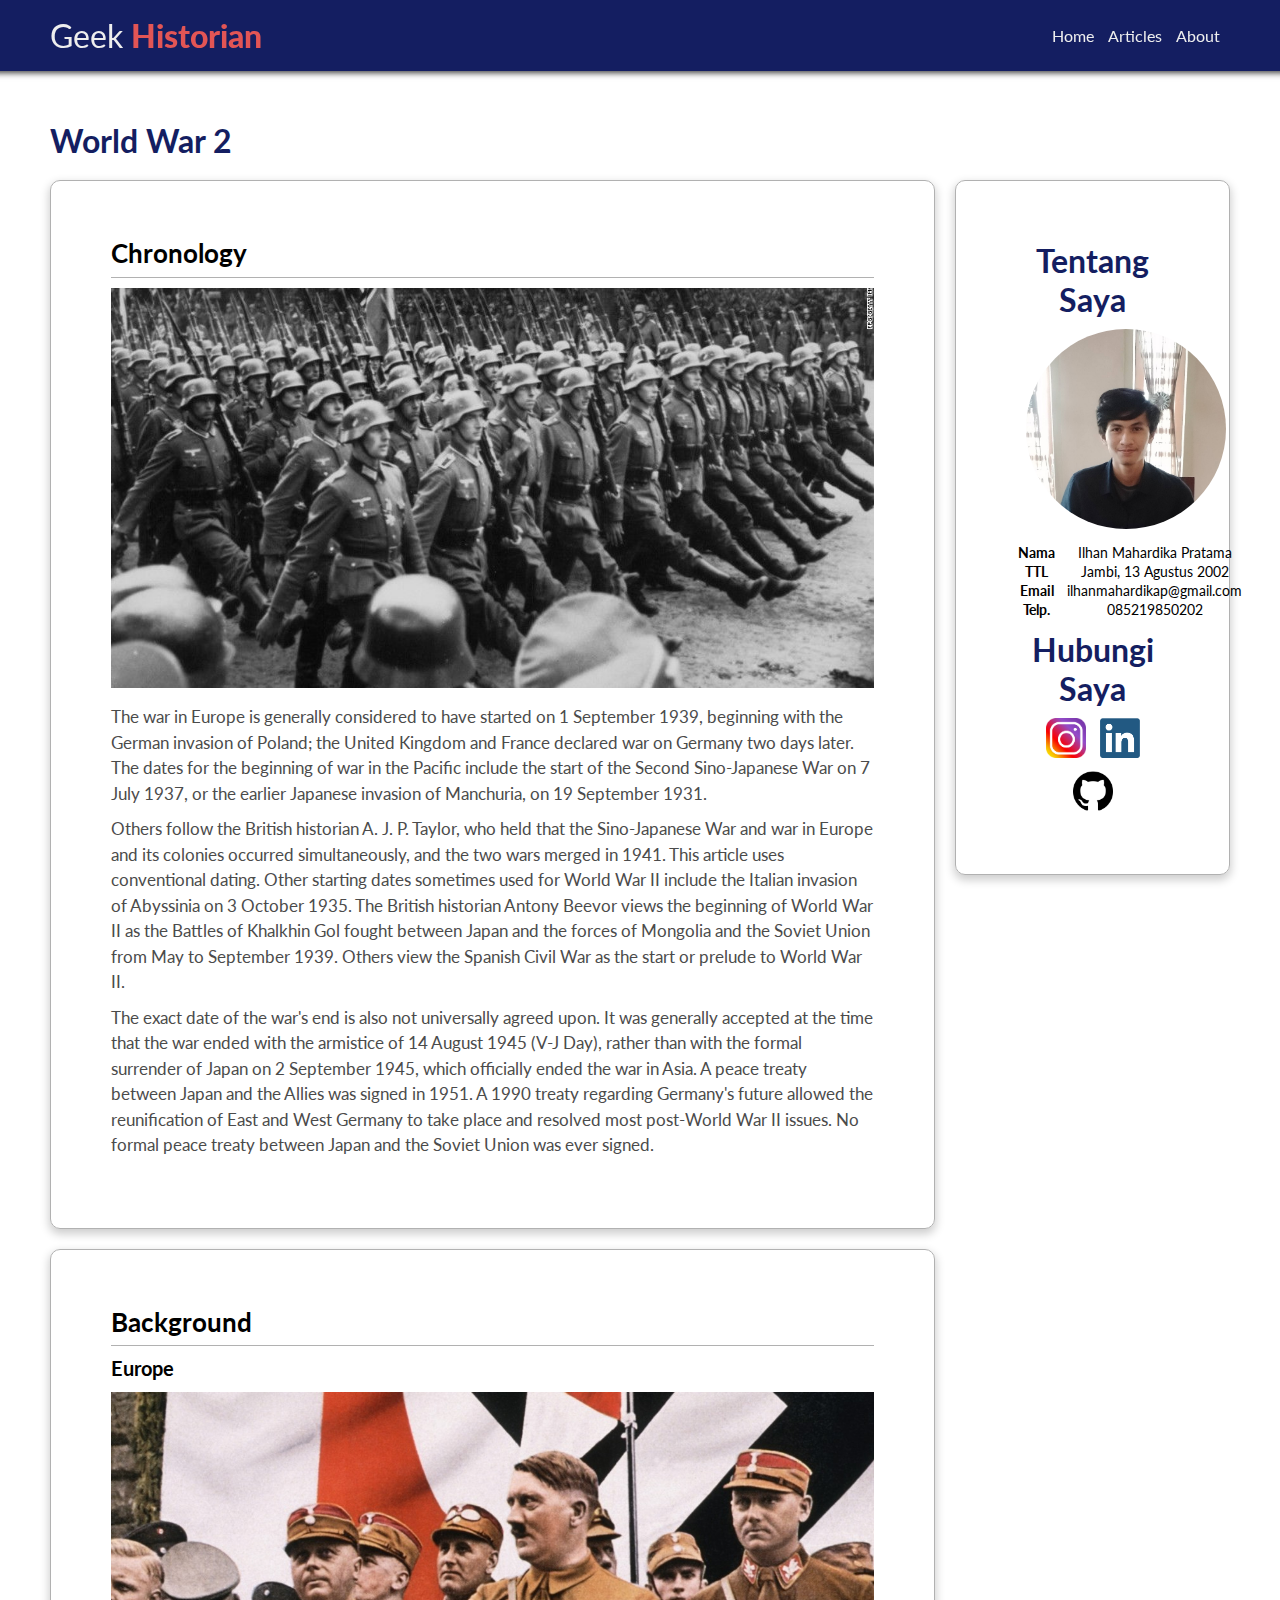
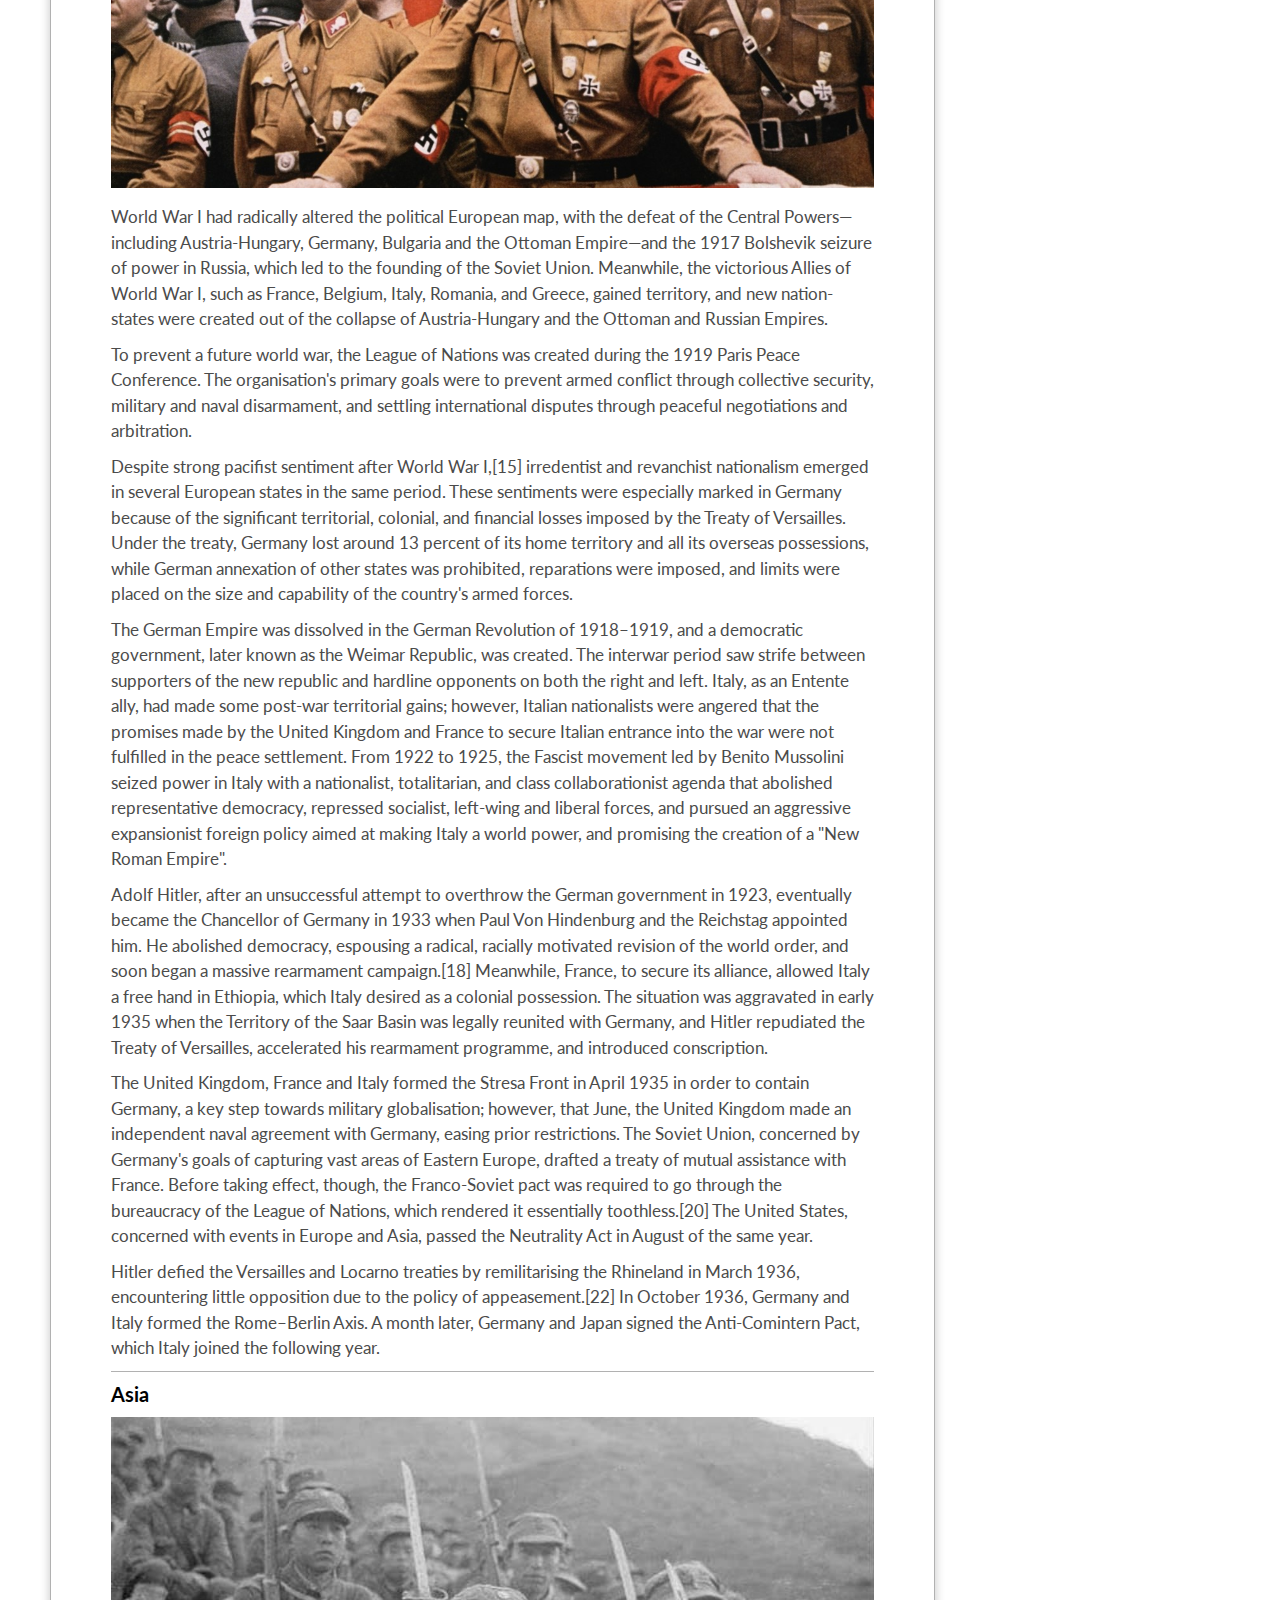
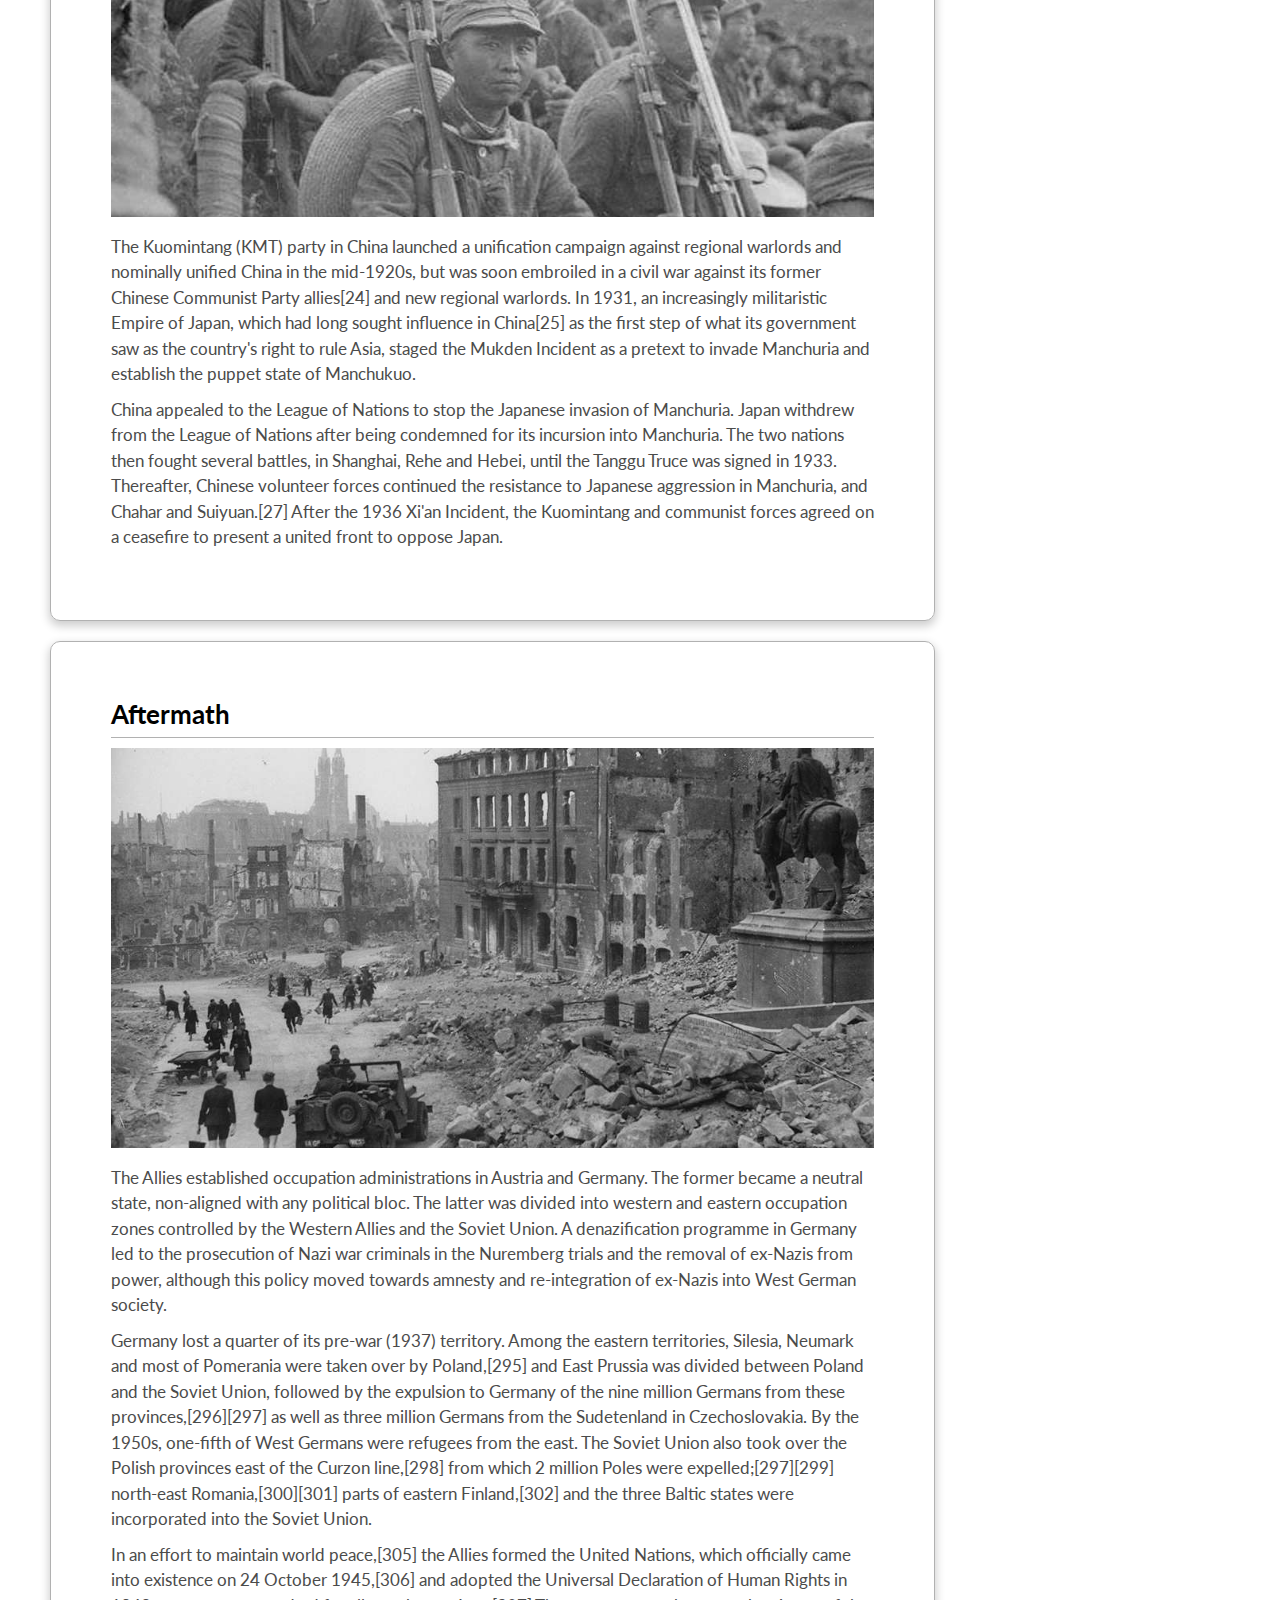
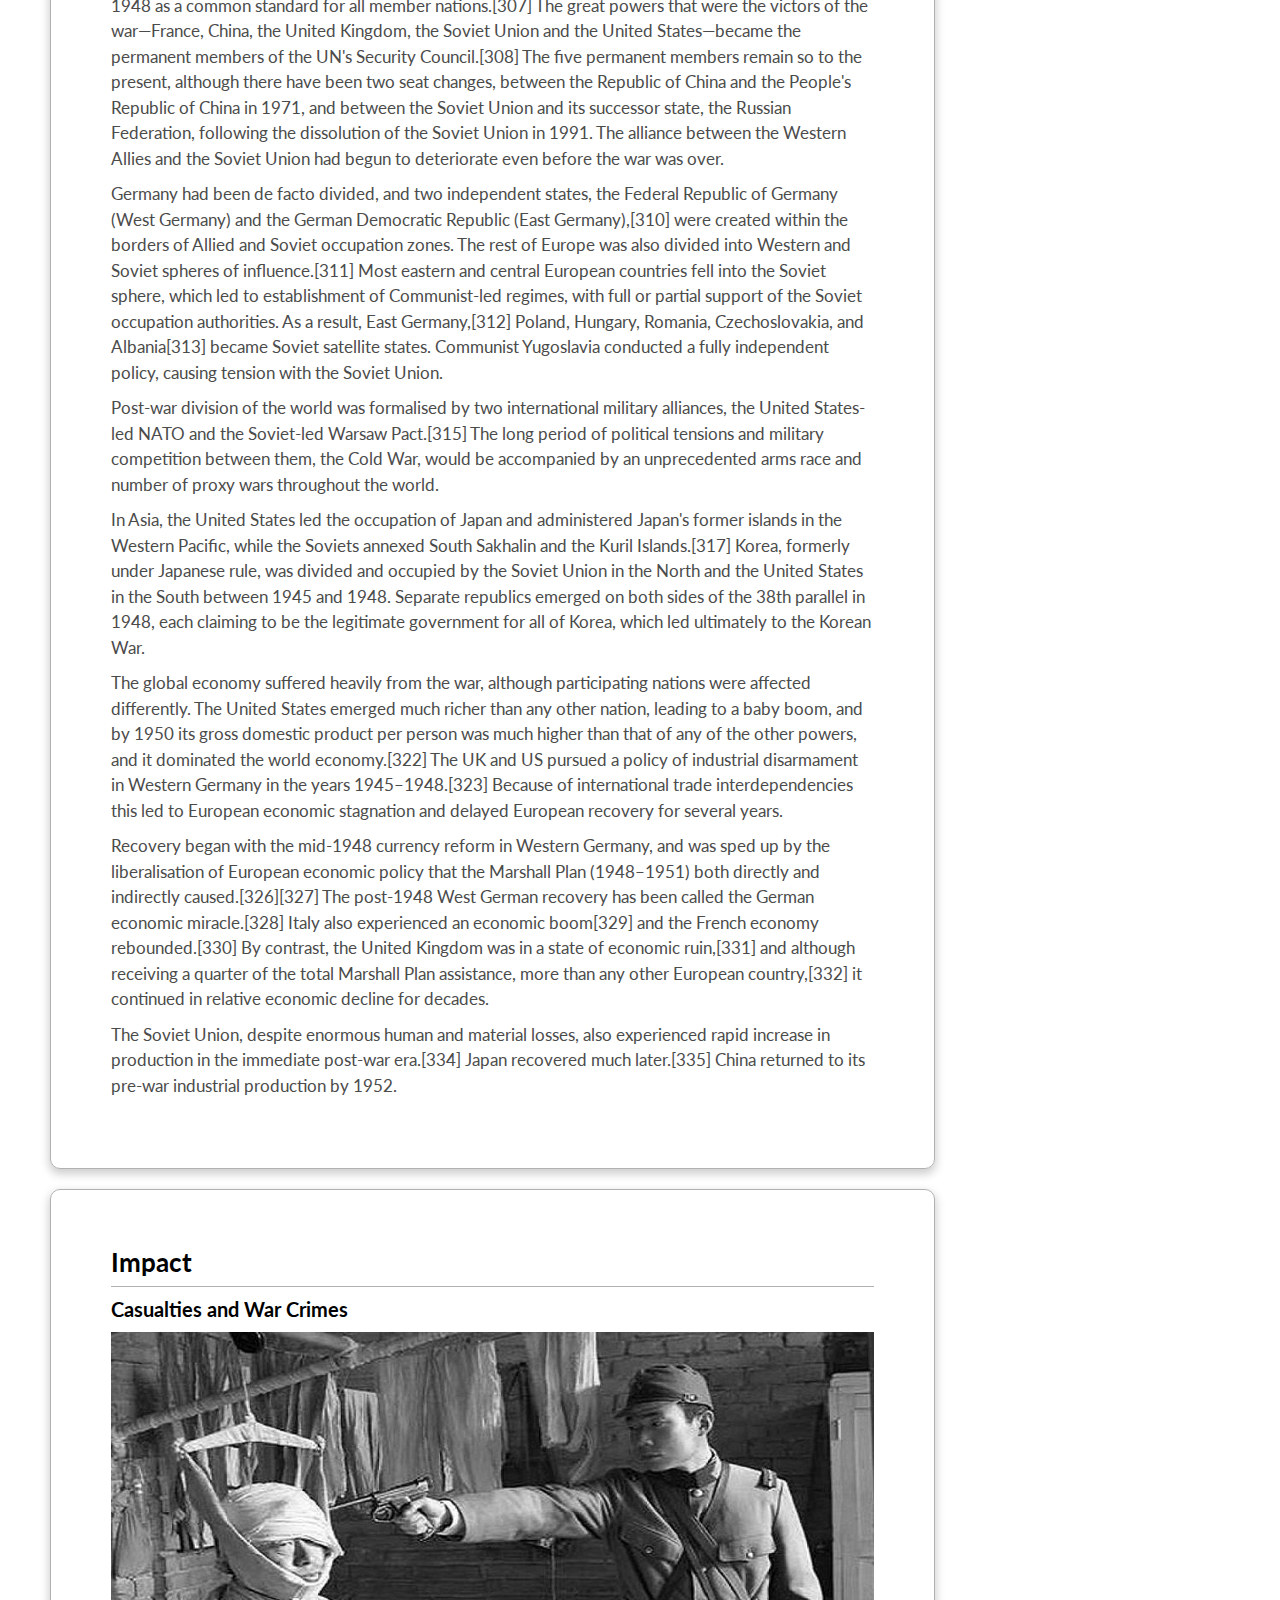
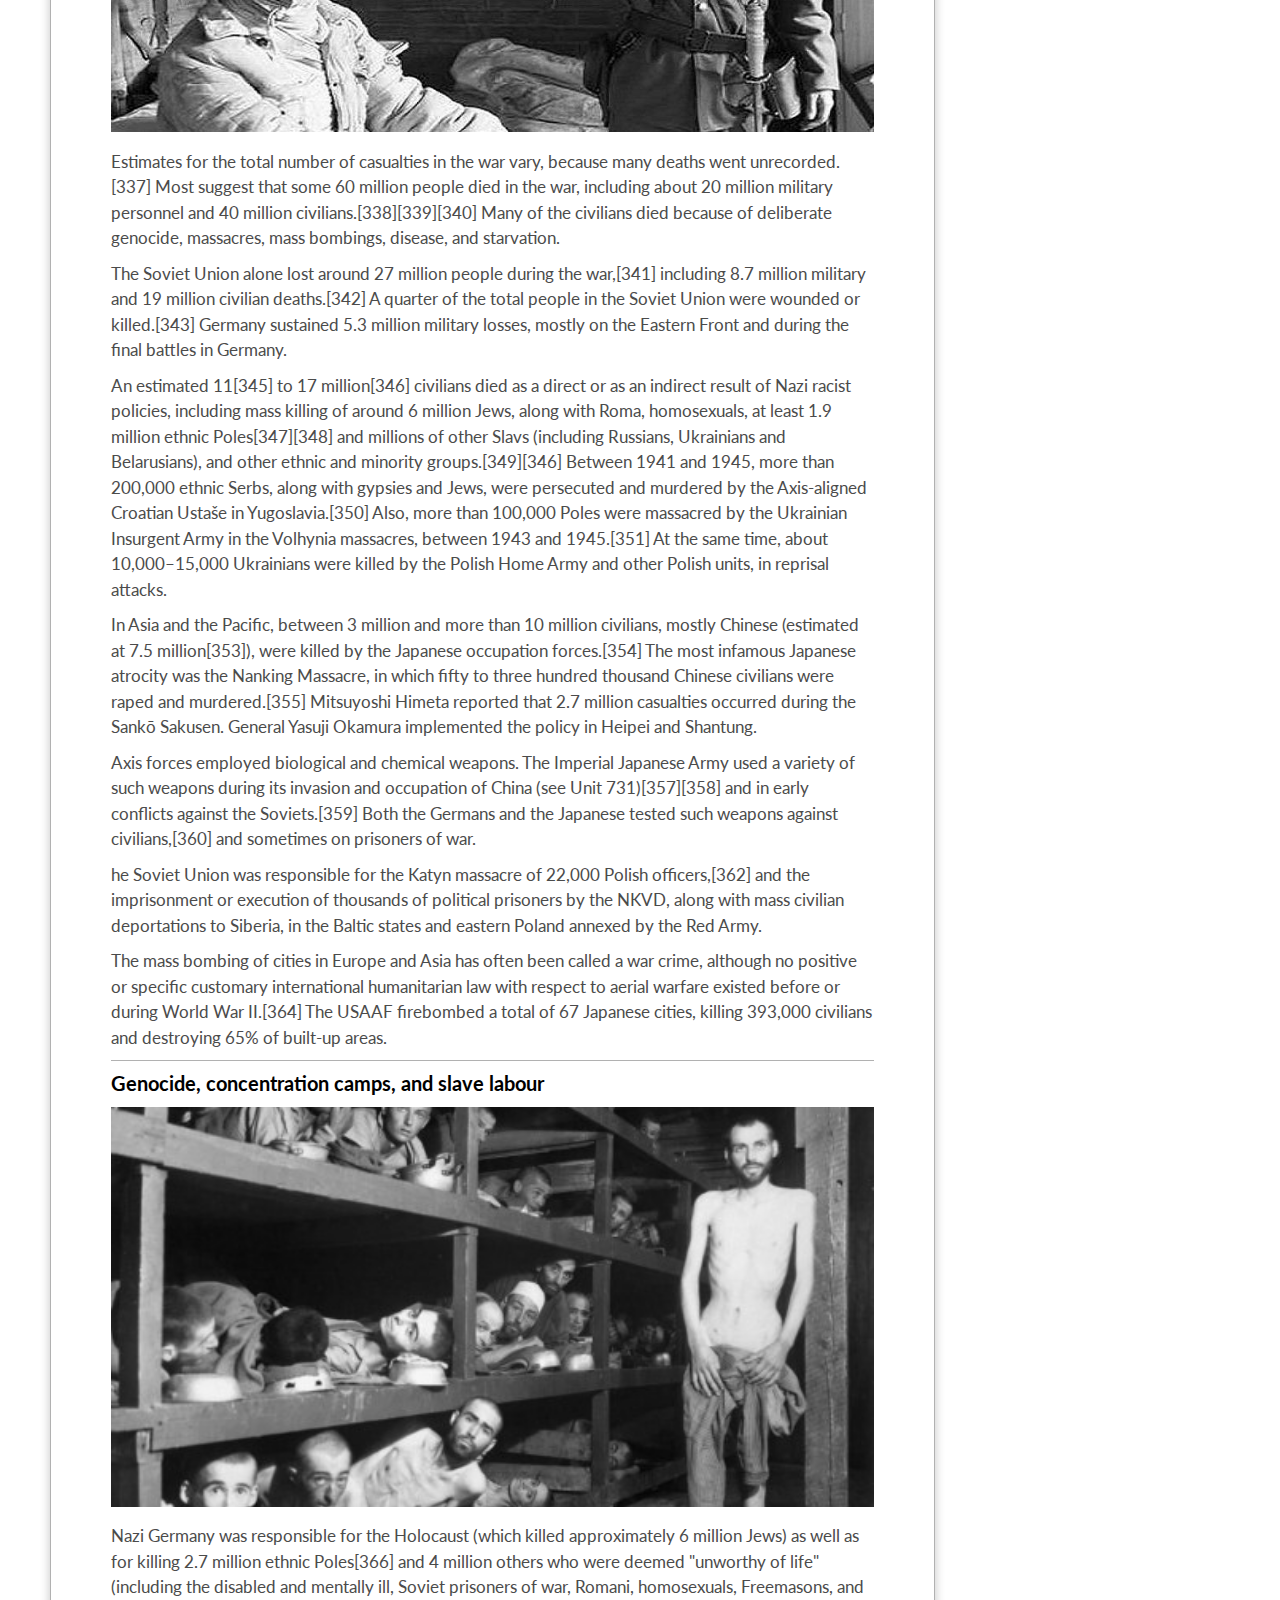
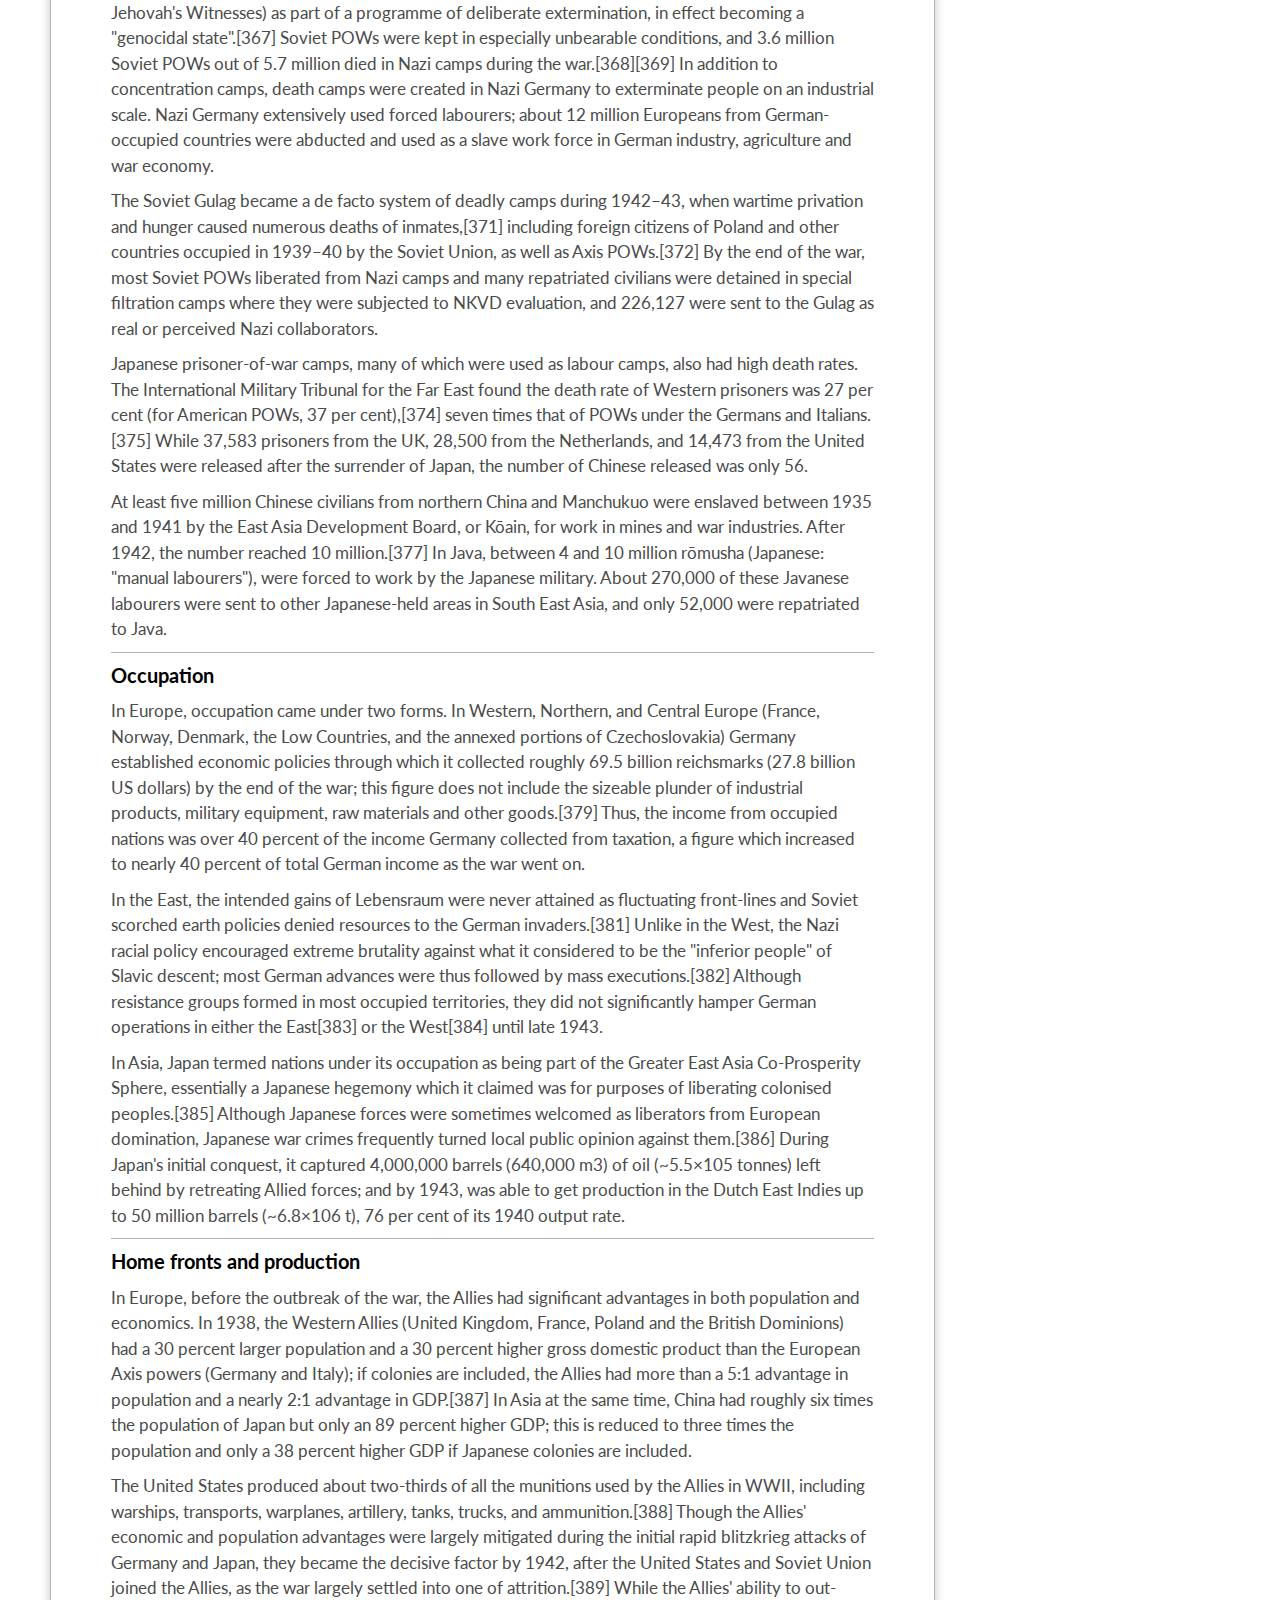
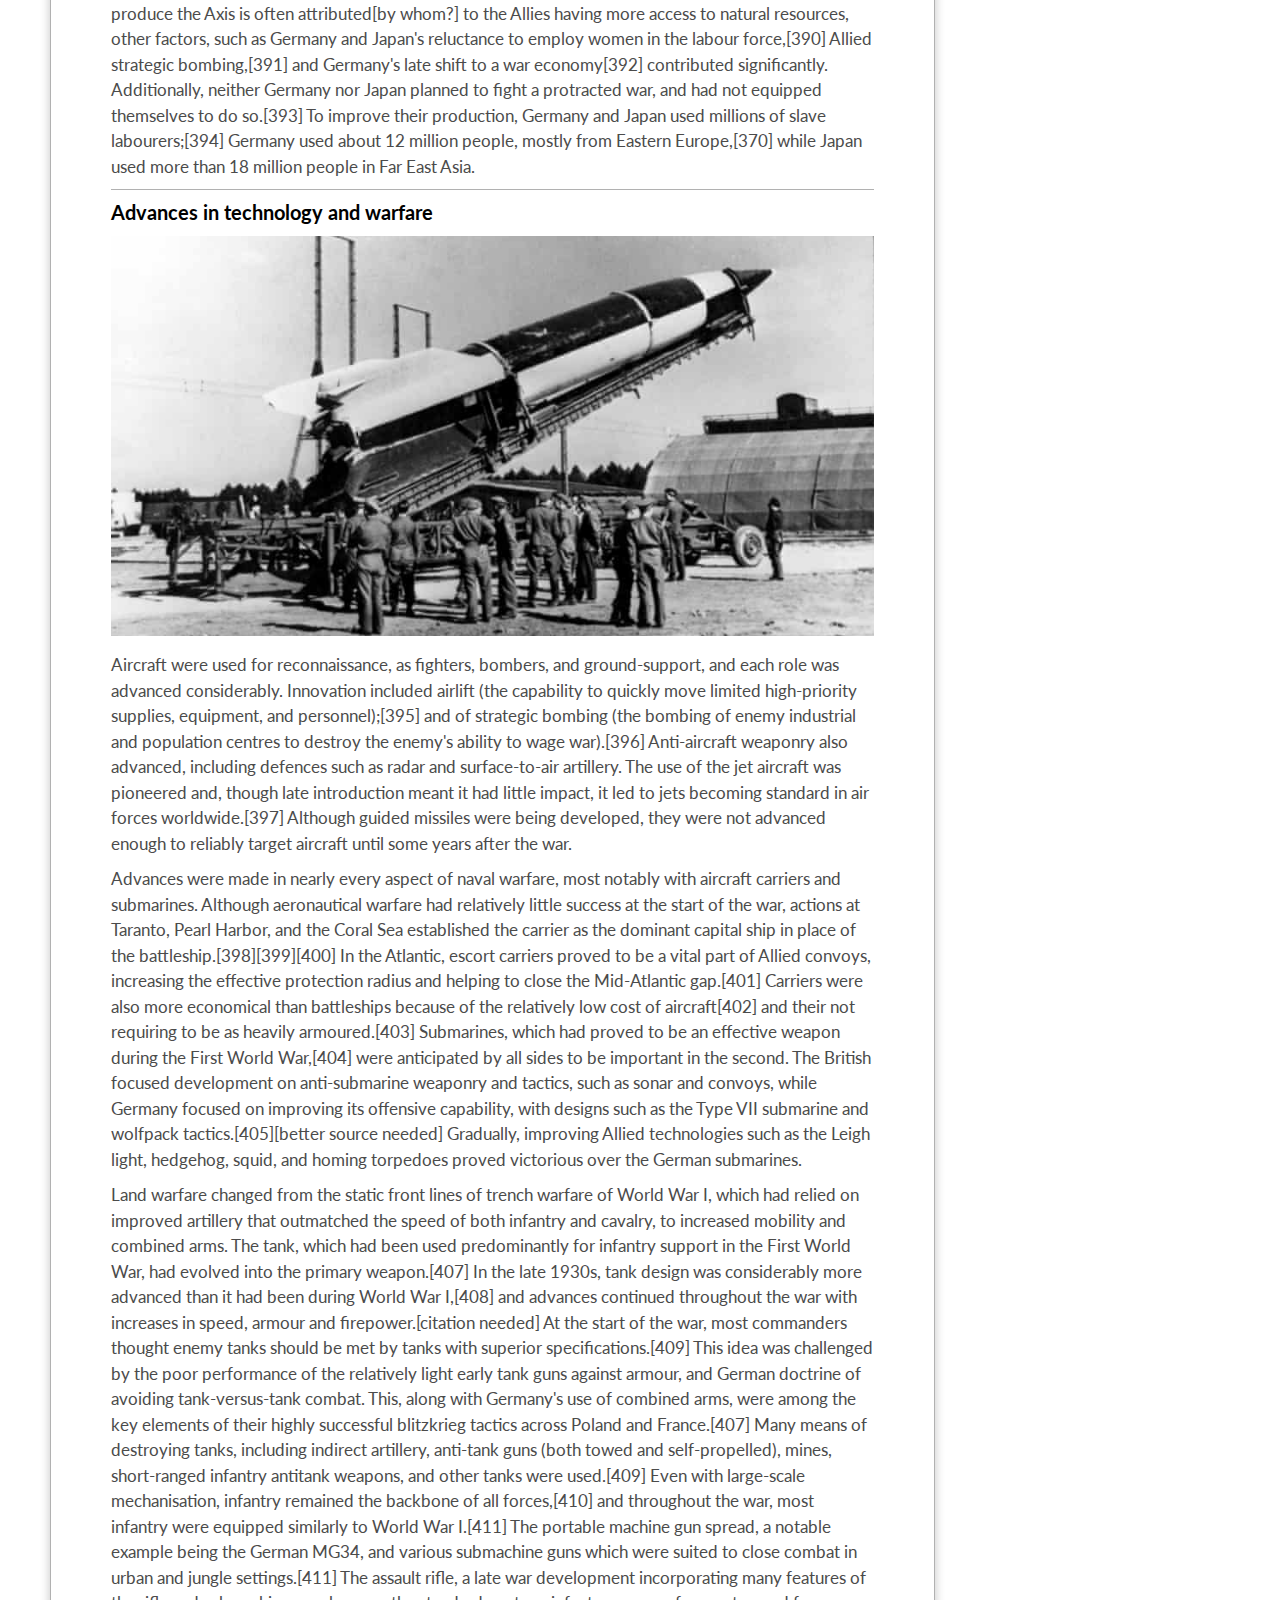
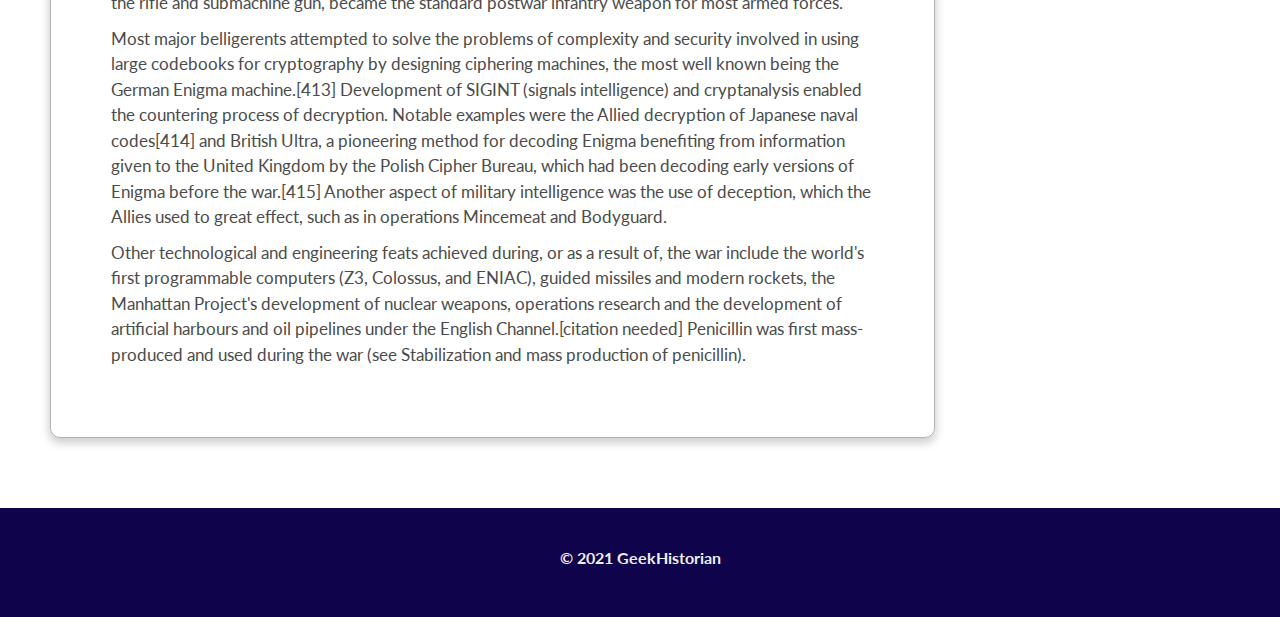
<file: ww2.html>
<!DOCTYPE html>
<html lang="en">
<head>
   <meta charset="UTF-8">
   <meta http-equiv="X-UA-Compatible" content="IE=edge">
   <meta name="viewport" content="width=device-width, initial-scale=1.0">
   <link rel="stylesheet" href="css/style.css">
   <title>World War 2 | Geek Historian</title>
</head>
<body>
   <header id="navBar">
      <h1>Geek <span>Historian</span></h1>
      <nav>
         <ul>
            <li><a href="index.html">Home</a></li>
            <li id="menu">
               Articles
               <ul id="dropdown">
                  <li><a href="ww1.html">The Great War</a></li> 
                  <hr>
                  <li><a href="ww2.html">World War 2</a></li>
               </ul>
            </li>
            <li><a href="about.html">About</a></li>
         </ul>
      </nav>
   </header>
   <main>
      <h1 id="main-title">World War 2</h1>
      <div class="content">
         <article id="chronology" class="card">
            <h2>Chronology</h2>
            <hr>
            <img src="assets/ww2-chronology.jpg" class="content-image" alt="Wermacht Soldiers">
            <p>The war in Europe is generally considered to have started on 1 September 1939, beginning with the German invasion of Poland; the United Kingdom and France declared war on Germany two days later. The dates for the beginning of war in the Pacific include the start of the Second Sino-Japanese War on 7 July 1937, or the earlier Japanese invasion of Manchuria, on 19 September 1931.</p>

            <p>Others follow the British historian A. J. P. Taylor, who held that the Sino-Japanese War and war in Europe and its colonies occurred simultaneously, and the two wars merged in 1941. This article uses conventional dating. Other starting dates sometimes used for World War II include the Italian invasion of Abyssinia on 3 October 1935. The British historian Antony Beevor views the beginning of World War II as the Battles of Khalkhin Gol fought between Japan and the forces of Mongolia and the Soviet Union from May to September 1939. Others view the Spanish Civil War as the start or prelude to World War II.</p>
            
            <p>The exact date of the war's end is also not universally agreed upon. It was generally accepted at the time that the war ended with the armistice of 14 August 1945 (V-J Day), rather than with the formal surrender of Japan on 2 September 1945, which officially ended the war in Asia. A peace treaty between Japan and the Allies was signed in 1951. A 1990 treaty regarding Germany's future allowed the reunification of East and West Germany to take place and resolved most post-World War II issues. No formal peace treaty between Japan and the Soviet Union was ever signed.</p>
         </article>

         <article id="background" class="card">
            <h2>Background</h2>
            <hr>
            <section>
               <h3>Europe</h3>
               <img src="assets/adolf.jpg" class="content-image" alt="Adolf Hitler">
               <p>World War I had radically altered the political European map, with the defeat of the Central Powers—including Austria-Hungary, Germany, Bulgaria and the Ottoman Empire—and the 1917 Bolshevik seizure of power in Russia, which led to the founding of the Soviet Union. Meanwhile, the victorious Allies of World War I, such as France, Belgium, Italy, Romania, and Greece, gained territory, and new nation-states were created out of the collapse of Austria-Hungary and the Ottoman and Russian Empires. </p>

               <p>To prevent a future world war, the League of Nations was created during the 1919 Paris Peace Conference. The organisation's primary goals were to prevent armed conflict through collective security, military and naval disarmament, and settling international disputes through peaceful negotiations and arbitration. </p>

               <p>Despite strong pacifist sentiment after World War I,[15] irredentist and revanchist nationalism emerged in several European states in the same period. These sentiments were especially marked in Germany because of the significant territorial, colonial, and financial losses imposed by the Treaty of Versailles. Under the treaty, Germany lost around 13 percent of its home territory and all its overseas possessions, while German annexation of other states was prohibited, reparations were imposed, and limits were placed on the size and capability of the country's armed forces.</p>

               <p>The German Empire was dissolved in the German Revolution of 1918–1919, and a democratic government, later known as the Weimar Republic, was created. The interwar period saw strife between supporters of the new republic and hardline opponents on both the right and left. Italy, as an Entente ally, had made some post-war territorial gains; however, Italian nationalists were angered that the promises made by the United Kingdom and France to secure Italian entrance into the war were not fulfilled in the peace settlement. From 1922 to 1925, the Fascist movement led by Benito Mussolini seized power in Italy with a nationalist, totalitarian, and class collaborationist agenda that abolished representative democracy, repressed socialist, left-wing and liberal forces, and pursued an aggressive expansionist foreign policy aimed at making Italy a world power, and promising the creation of a "New Roman Empire".</p>

               <p>Adolf Hitler, after an unsuccessful attempt to overthrow the German government in 1923, eventually became the Chancellor of Germany in 1933 when Paul Von Hindenburg and the Reichstag appointed him. He abolished democracy, espousing a radical, racially motivated revision of the world order, and soon began a massive rearmament campaign.[18] Meanwhile, France, to secure its alliance, allowed Italy a free hand in Ethiopia, which Italy desired as a colonial possession. The situation was aggravated in early 1935 when the Territory of the Saar Basin was legally reunited with Germany, and Hitler repudiated the Treaty of Versailles, accelerated his rearmament programme, and introduced conscription.</p>

               <p>The United Kingdom, France and Italy formed the Stresa Front in April 1935 in order to contain Germany, a key step towards military globalisation; however, that June, the United Kingdom made an independent naval agreement with Germany, easing prior restrictions. The Soviet Union, concerned by Germany's goals of capturing vast areas of Eastern Europe, drafted a treaty of mutual assistance with France. Before taking effect, though, the Franco-Soviet pact was required to go through the bureaucracy of the League of Nations, which rendered it essentially toothless.[20] The United States, concerned with events in Europe and Asia, passed the Neutrality Act in August of the same year.</p>

               <p>Hitler defied the Versailles and Locarno treaties by remilitarising the Rhineland in March 1936, encountering little opposition due to the policy of appeasement.[22] In October 1936, Germany and Italy formed the Rome–Berlin Axis. A month later, Germany and Japan signed the Anti-Comintern Pact, which Italy joined the following year.</p>
            </section>
            <hr>
            <section>
               <h3>Asia</h3>
               <img src="assets/china.jpg" class="content-image" alt="Chinese Soldiers">
               <p>The Kuomintang (KMT) party in China launched a unification campaign against regional warlords and nominally unified China in the mid-1920s, but was soon embroiled in a civil war against its former Chinese Communist Party allies[24] and new regional warlords. In 1931, an increasingly militaristic Empire of Japan, which had long sought influence in China[25] as the first step of what its government saw as the country's right to rule Asia, staged the Mukden Incident as a pretext to invade Manchuria and establish the puppet state of Manchukuo.</p>

               <p>China appealed to the League of Nations to stop the Japanese invasion of Manchuria. Japan withdrew from the League of Nations after being condemned for its incursion into Manchuria. The two nations then fought several battles, in Shanghai, Rehe and Hebei, until the Tanggu Truce was signed in 1933. Thereafter, Chinese volunteer forces continued the resistance to Japanese aggression in Manchuria, and Chahar and Suiyuan.[27] After the 1936 Xi'an Incident, the Kuomintang and communist forces agreed on a ceasefire to present a united front to oppose Japan.</p>
            </section>
         </article>

         <article id="aftermath" class="card">
            <h2>Aftermath</h2>
            <hr>
            <img src="assets/aftermath.jpg" class="content-image" alt="ww2 aftermath">
            <p>The Allies established occupation administrations in Austria and Germany. The former became a neutral state, non-aligned with any political bloc. The latter was divided into western and eastern occupation zones controlled by the Western Allies and the Soviet Union. A denazification programme in Germany led to the prosecution of Nazi war criminals in the Nuremberg trials and the removal of ex-Nazis from power, although this policy moved towards amnesty and re-integration of ex-Nazis into West German society.</p>

            <p>Germany lost a quarter of its pre-war (1937) territory. Among the eastern territories, Silesia, Neumark and most of Pomerania were taken over by Poland,[295] and East Prussia was divided between Poland and the Soviet Union, followed by the expulsion to Germany of the nine million Germans from these provinces,[296][297] as well as three million Germans from the Sudetenland in Czechoslovakia. By the 1950s, one-fifth of West Germans were refugees from the east. The Soviet Union also took over the Polish provinces east of the Curzon line,[298] from which 2 million Poles were expelled;[297][299] north-east Romania,[300][301] parts of eastern Finland,[302] and the three Baltic states were incorporated into the Soviet Union.</p>

            <p>In an effort to maintain world peace,[305] the Allies formed the United Nations, which officially came into existence on 24 October 1945,[306] and adopted the Universal Declaration of Human Rights in 1948 as a common standard for all member nations.[307] The great powers that were the victors of the war—France, China, the United Kingdom, the Soviet Union and the United States—became the permanent members of the UN's Security Council.[308] The five permanent members remain so to the present, although there have been two seat changes, between the Republic of China and the People's Republic of China in 1971, and between the Soviet Union and its successor state, the Russian Federation, following the dissolution of the Soviet Union in 1991. The alliance between the Western Allies and the Soviet Union had begun to deteriorate even before the war was over.</p>

            <p>Germany had been de facto divided, and two independent states, the Federal Republic of Germany (West Germany) and the German Democratic Republic (East Germany),[310] were created within the borders of Allied and Soviet occupation zones. The rest of Europe was also divided into Western and Soviet spheres of influence.[311] Most eastern and central European countries fell into the Soviet sphere, which led to establishment of Communist-led regimes, with full or partial support of the Soviet occupation authorities. As a result, East Germany,[312] Poland, Hungary, Romania, Czechoslovakia, and Albania[313] became Soviet satellite states. Communist Yugoslavia conducted a fully independent policy, causing tension with the Soviet Union.</p>

            <p>Post-war division of the world was formalised by two international military alliances, the United States-led NATO and the Soviet-led Warsaw Pact.[315] The long period of political tensions and military competition between them, the Cold War, would be accompanied by an unprecedented arms race and number of proxy wars throughout the world.</p>

            <p>In Asia, the United States led the occupation of Japan and administered Japan's former islands in the Western Pacific, while the Soviets annexed South Sakhalin and the Kuril Islands.[317] Korea, formerly under Japanese rule, was divided and occupied by the Soviet Union in the North and the United States in the South between 1945 and 1948. Separate republics emerged on both sides of the 38th parallel in 1948, each claiming to be the legitimate government for all of Korea, which led ultimately to the Korean War.</p>

            <p>The global economy suffered heavily from the war, although participating nations were affected differently. The United States emerged much richer than any other nation, leading to a baby boom, and by 1950 its gross domestic product per person was much higher than that of any of the other powers, and it dominated the world economy.[322] The UK and US pursued a policy of industrial disarmament in Western Germany in the years 1945–1948.[323] Because of international trade interdependencies this led to European economic stagnation and delayed European recovery for several years.</p>

            <p>Recovery began with the mid-1948 currency reform in Western Germany, and was sped up by the liberalisation of European economic policy that the Marshall Plan (1948–1951) both directly and indirectly caused.[326][327] The post-1948 West German recovery has been called the German economic miracle.[328] Italy also experienced an economic boom[329] and the French economy rebounded.[330] By contrast, the United Kingdom was in a state of economic ruin,[331] and although receiving a quarter of the total Marshall Plan assistance, more than any other European country,[332] it continued in relative economic decline for decades.</p>

            <p>The Soviet Union, despite enormous human and material losses, also experienced rapid increase in production in the immediate post-war era.[334] Japan recovered much later.[335] China returned to its pre-war industrial production by 1952.</p>
         </article>

         <article id="impact" class="card">
            <h2>Impact</h2>
            <hr>
            <section>
               <h3>Casualties and War Crimes</h3>
               <img src="assets/attrocity.jpg" class="content-image" alt="Japan attrocity">
               <p>Estimates for the total number of casualties in the war vary, because many deaths went unrecorded.[337] Most suggest that some 60 million people died in the war, including about 20 million military personnel and 40 million civilians.[338][339][340] Many of the civilians died because of deliberate genocide, massacres, mass bombings, disease, and starvation. </p>

               <p>The Soviet Union alone lost around 27 million people during the war,[341] including 8.7 million military and 19 million civilian deaths.[342] A quarter of the total people in the Soviet Union were wounded or killed.[343] Germany sustained 5.3 million military losses, mostly on the Eastern Front and during the final battles in Germany.</p>

               <p>An estimated 11[345] to 17 million[346] civilians died as a direct or as an indirect result of Nazi racist policies, including mass killing of around 6 million Jews, along with Roma, homosexuals, at least 1.9 million ethnic Poles[347][348] and millions of other Slavs (including Russians, Ukrainians and Belarusians), and other ethnic and minority groups.[349][346] Between 1941 and 1945, more than 200,000 ethnic Serbs, along with gypsies and Jews, were persecuted and murdered by the Axis-aligned Croatian Ustaše in Yugoslavia.[350] Also, more than 100,000 Poles were massacred by the Ukrainian Insurgent Army in the Volhynia massacres, between 1943 and 1945.[351] At the same time, about 10,000–15,000 Ukrainians were killed by the Polish Home Army and other Polish units, in reprisal attacks.</p>

               <p>In Asia and the Pacific, between 3 million and more than 10 million civilians, mostly Chinese (estimated at 7.5 million[353]), were killed by the Japanese occupation forces.[354] The most infamous Japanese atrocity was the Nanking Massacre, in which fifty to three hundred thousand Chinese civilians were raped and murdered.[355] Mitsuyoshi Himeta reported that 2.7 million casualties occurred during the Sankō Sakusen. General Yasuji Okamura implemented the policy in Heipei and Shantung.</p>

               <p>Axis forces employed biological and chemical weapons. The Imperial Japanese Army used a variety of such weapons during its invasion and occupation of China (see Unit 731)[357][358] and in early conflicts against the Soviets.[359] Both the Germans and the Japanese tested such weapons against civilians,[360] and sometimes on prisoners of war.</p>

               <p>he Soviet Union was responsible for the Katyn massacre of 22,000 Polish officers,[362] and the imprisonment or execution of thousands of political prisoners by the NKVD, along with mass civilian deportations to Siberia, in the Baltic states and eastern Poland annexed by the Red Army.</p>

               <p>The mass bombing of cities in Europe and Asia has often been called a war crime, although no positive or specific customary international humanitarian law with respect to aerial warfare existed before or during World War II.[364] The USAAF firebombed a total of 67 Japanese cities, killing 393,000 civilians and destroying 65% of built-up areas.</p>
            </section>
            <hr>
            <section>
               <h3>Genocide, concentration camps, and slave labour</h3>
               <img src="assets/war crimes.jpg" class="content-image" alt="Concentration Camp">
               <p>Nazi Germany was responsible for the Holocaust (which killed approximately 6 million Jews) as well as for killing 2.7 million ethnic Poles[366] and 4 million others who were deemed "unworthy of life" (including the disabled and mentally ill, Soviet prisoners of war, Romani, homosexuals, Freemasons, and Jehovah's Witnesses) as part of a programme of deliberate extermination, in effect becoming a "genocidal state".[367] Soviet POWs were kept in especially unbearable conditions, and 3.6 million Soviet POWs out of 5.7 million died in Nazi camps during the war.[368][369] In addition to concentration camps, death camps were created in Nazi Germany to exterminate people on an industrial scale. Nazi Germany extensively used forced labourers; about 12 million Europeans from German-occupied countries were abducted and used as a slave work force in German industry, agriculture and war economy.</p>

               <p>The Soviet Gulag became a de facto system of deadly camps during 1942–43, when wartime privation and hunger caused numerous deaths of inmates,[371] including foreign citizens of Poland and other countries occupied in 1939–40 by the Soviet Union, as well as Axis POWs.[372] By the end of the war, most Soviet POWs liberated from Nazi camps and many repatriated civilians were detained in special filtration camps where they were subjected to NKVD evaluation, and 226,127 were sent to the Gulag as real or perceived Nazi collaborators.</p>

               <p>Japanese prisoner-of-war camps, many of which were used as labour camps, also had high death rates. The International Military Tribunal for the Far East found the death rate of Western prisoners was 27 per cent (for American POWs, 37 per cent),[374] seven times that of POWs under the Germans and Italians.[375] While 37,583 prisoners from the UK, 28,500 from the Netherlands, and 14,473 from the United States were released after the surrender of Japan, the number of Chinese released was only 56.</p>

               <p>At least five million Chinese civilians from northern China and Manchukuo were enslaved between 1935 and 1941 by the East Asia Development Board, or Kōain, for work in mines and war industries. After 1942, the number reached 10 million.[377] In Java, between 4 and 10 million rōmusha (Japanese: "manual labourers"), were forced to work by the Japanese military. About 270,000 of these Javanese labourers were sent to other Japanese-held areas in South East Asia, and only 52,000 were repatriated to Java.</p>
            </section>
            <hr>
            <section>
               <h3>Occupation</h3>
               <p>In Europe, occupation came under two forms. In Western, Northern, and Central Europe (France, Norway, Denmark, the Low Countries, and the annexed portions of Czechoslovakia) Germany established economic policies through which it collected roughly 69.5 billion reichsmarks (27.8 billion US dollars) by the end of the war; this figure does not include the sizeable plunder of industrial products, military equipment, raw materials and other goods.[379] Thus, the income from occupied nations was over 40 percent of the income Germany collected from taxation, a figure which increased to nearly 40 percent of total German income as the war went on.</p>

               <p>In the East, the intended gains of Lebensraum were never attained as fluctuating front-lines and Soviet scorched earth policies denied resources to the German invaders.[381] Unlike in the West, the Nazi racial policy encouraged extreme brutality against what it considered to be the "inferior people" of Slavic descent; most German advances were thus followed by mass executions.[382] Although resistance groups formed in most occupied territories, they did not significantly hamper German operations in either the East[383] or the West[384] until late 1943.</p>

               <p>In Asia, Japan termed nations under its occupation as being part of the Greater East Asia Co-Prosperity Sphere, essentially a Japanese hegemony which it claimed was for purposes of liberating colonised peoples.[385] Although Japanese forces were sometimes welcomed as liberators from European domination, Japanese war crimes frequently turned local public opinion against them.[386] During Japan's initial conquest, it captured 4,000,000 barrels (640,000 m3) of oil (~5.5×105 tonnes) left behind by retreating Allied forces; and by 1943, was able to get production in the Dutch East Indies up to 50 million barrels (~6.8×106 t), 76 per cent of its 1940 output rate.</p>
            </section>
            <hr>
            <section>
               <h3>Home fronts and production</h3>
               <p>In Europe, before the outbreak of the war, the Allies had significant advantages in both population and economics. In 1938, the Western Allies (United Kingdom, France, Poland and the British Dominions) had a 30 percent larger population and a 30 percent higher gross domestic product than the European Axis powers (Germany and Italy); if colonies are included, the Allies had more than a 5:1 advantage in population and a nearly 2:1 advantage in GDP.[387] In Asia at the same time, China had roughly six times the population of Japan but only an 89 percent higher GDP; this is reduced to three times the population and only a 38 percent higher GDP if Japanese colonies are included.</p>

               <p>The United States produced about two-thirds of all the munitions used by the Allies in WWII, including warships, transports, warplanes, artillery, tanks, trucks, and ammunition.[388] Though the Allies' economic and population advantages were largely mitigated during the initial rapid blitzkrieg attacks of Germany and Japan, they became the decisive factor by 1942, after the United States and Soviet Union joined the Allies, as the war largely settled into one of attrition.[389] While the Allies' ability to out-produce the Axis is often attributed[by whom?] to the Allies having more access to natural resources, other factors, such as Germany and Japan's reluctance to employ women in the labour force,[390] Allied strategic bombing,[391] and Germany's late shift to a war economy[392] contributed significantly. Additionally, neither Germany nor Japan planned to fight a protracted war, and had not equipped themselves to do so.[393] To improve their production, Germany and Japan used millions of slave labourers;[394] Germany used about 12 million people, mostly from Eastern Europe,[370] while Japan used more than 18 million people in Far East Asia.</p>
            </section>
            <hr>
            <section>
               <h3>Advances in technology and warfare</h3>
               <img src="assets/v2 rocket.jpg" class="content-image" alt="v2 rocket">
               <p>Aircraft were used for reconnaissance, as fighters, bombers, and ground-support, and each role was advanced considerably. Innovation included airlift (the capability to quickly move limited high-priority supplies, equipment, and personnel);[395] and of strategic bombing (the bombing of enemy industrial and population centres to destroy the enemy's ability to wage war).[396] Anti-aircraft weaponry also advanced, including defences such as radar and surface-to-air artillery. The use of the jet aircraft was pioneered and, though late introduction meant it had little impact, it led to jets becoming standard in air forces worldwide.[397] Although guided missiles were being developed, they were not advanced enough to reliably target aircraft until some years after the war.</p>

               <p>Advances were made in nearly every aspect of naval warfare, most notably with aircraft carriers and submarines. Although aeronautical warfare had relatively little success at the start of the war, actions at Taranto, Pearl Harbor, and the Coral Sea established the carrier as the dominant capital ship in place of the battleship.[398][399][400] In the Atlantic, escort carriers proved to be a vital part of Allied convoys, increasing the effective protection radius and helping to close the Mid-Atlantic gap.[401] Carriers were also more economical than battleships because of the relatively low cost of aircraft[402] and their not requiring to be as heavily armoured.[403] Submarines, which had proved to be an effective weapon during the First World War,[404] were anticipated by all sides to be important in the second. The British focused development on anti-submarine weaponry and tactics, such as sonar and convoys, while Germany focused on improving its offensive capability, with designs such as the Type VII submarine and wolfpack tactics.[405][better source needed] Gradually, improving Allied technologies such as the Leigh light, hedgehog, squid, and homing torpedoes proved victorious over the German submarines.</p>

               <p>Land warfare changed from the static front lines of trench warfare of World War I, which had relied on improved artillery that outmatched the speed of both infantry and cavalry, to increased mobility and combined arms. The tank, which had been used predominantly for infantry support in the First World War, had evolved into the primary weapon.[407] In the late 1930s, tank design was considerably more advanced than it had been during World War I,[408] and advances continued throughout the war with increases in speed, armour and firepower.[citation needed] At the start of the war, most commanders thought enemy tanks should be met by tanks with superior specifications.[409] This idea was challenged by the poor performance of the relatively light early tank guns against armour, and German doctrine of avoiding tank-versus-tank combat. This, along with Germany's use of combined arms, were among the key elements of their highly successful blitzkrieg tactics across Poland and France.[407] Many means of destroying tanks, including indirect artillery, anti-tank guns (both towed and self-propelled), mines, short-ranged infantry antitank weapons, and other tanks were used.[409] Even with large-scale mechanisation, infantry remained the backbone of all forces,[410] and throughout the war, most infantry were equipped similarly to World War I.[411] The portable machine gun spread, a notable example being the German MG34, and various submachine guns which were suited to close combat in urban and jungle settings.[411] The assault rifle, a late war development incorporating many features of the rifle and submachine gun, became the standard postwar infantry weapon for most armed forces.</p>

               <p>Most major belligerents attempted to solve the problems of complexity and security involved in using large codebooks for cryptography by designing ciphering machines, the most well known being the German Enigma machine.[413] Development of SIGINT (signals intelligence) and cryptanalysis enabled the countering process of decryption. Notable examples were the Allied decryption of Japanese naval codes[414] and British Ultra, a pioneering method for decoding Enigma benefiting from information given to the United Kingdom by the Polish Cipher Bureau, which had been decoding early versions of Enigma before the war.[415] Another aspect of military intelligence was the use of deception, which the Allies used to great effect, such as in operations Mincemeat and Bodyguard.</p>

               <p>Other technological and engineering feats achieved during, or as a result of, the war include the world's first programmable computers (Z3, Colossus, and ENIAC), guided missiles and modern rockets, the Manhattan Project's development of nuclear weapons, operations research and the development of artificial harbours and oil pipelines under the English Channel.[citation needed] Penicillin was first mass-produced and used during the war (see Stabilization and mass production of penicillin).</p>
            </section>
         </article>
      </div>

      <aside>
         <article class="biodata card">
            <header>
               <h1>Tentang Saya</h1>
               <figure>
                  <img src="assets/saya.jpg" id="profile-picture" alt="Ilhan">
               </figure>
            </header>
            <section>
               <table>
                  <tr>
                     <th>Nama</th>
                     <td>Ilhan Mahardika Pratama</td>
                  </tr>
                  <tr>
                     <th>TTL</th>
                     <td>Jambi, 13 Agustus 2002</td>
                  </tr>
                  <tr>
                     <th>Email</th>
                     <td>ilhanmahardikap@gmail.com</td>
                  </tr>
                  <tr>
                     <th>Telp.</th>
                     <td>085219850202</td>
                  </tr>
               </table>
            </section>
            <section>
               <h1>Hubungi Saya</h1>
               <ul id="contact">
                  <li><a href="https://www.instagram.com/mhrdk289/" target="_blank"><img src="assets/instagram2.png" alt="instagram logo"></a></li>
                  <li><a href="https://www.linkedin.com/in/ilhan-mahardika-pratama-3875021b5/" target="_blank"><img src="assets/linkedin.png" alt="linkedin logo"></a></li>
                  <li><a href="https://github.com/Oren289" target="_blank"><img src="assets/github.png" alt="github logo"></a></li>
               </ul>
            </section>
         </article>
      </aside>
   </main>
   <footer>
      <p>&copy; 2021 GeekHistorian</p>
   </footer>

   <script src="js/script.js"></script>

</body>
</html>
</file>
<file: css/style.css>
@import url('https://fonts.googleapis.com/css2?family=Lato:wght@300;400;700;900&display=swap');

*{
   padding: 0;
   margin: 0;
   box-sizing: border-box;
}

body{
   font-family: 'Lato', sans-serif;
}

main{
   padding: 50px;
   overflow: auto;
}

.button a{
   padding: 10px;
   background-color: #141E61;
   color: #EEEEEE;
   text-decoration: none;
}

.button a:hover{
   background-color: #0F044C;
   text-decoration: underline;
   transition: all 0.5s ease;
}

.content-list{
   padding-left: 30px;
   margin-bottom: 10px;
}

p{
   margin-bottom: 10px;
}

#versailles{
   padding-left: 30px;
}

#navBar{
   display: flex;
   background-color: #141E61;
   color: #EEEEEE;
   justify-content: space-between;
   align-items: center;
   padding: 16px 50px;
   position: sticky;
   top: 0;
   box-shadow: 0px -8px 6px 10px rgba(0,0,0,0.75);
}

#navBar h1{
   font-weight: 400;
}

#navBar h1 span{
   font-weight: 900;
   color: rgb(226, 85, 85);
}

nav li{
   display: inline-block;
   margin-right: 10px;
   position: relative;
}

nav li:hover{
   text-decoration: underline;
   cursor: pointer;
}

#dropdown li{
   display: block;
   margin: 5px 0;
}

#dropdown{
   font-size: 14px;
   display: none;
   position: absolute;
   width: 200%;
   background-color: #253181;
   box-shadow: 0 4px 10px 1px rgba(0, 0, 0, 0.2);
   padding: 10px;
   top: 235%;
}

#dropdown.active{
   display: block;
}

nav a{
   color: #EEEEEE;
   text-decoration: none;
}

#welcome,
#main-title{
   color: #141E61;
   margin-bottom: 20px;
}

#selection{
   float: left;
   width: 75%;
}

.content{
   float: left;
   font-size: 17px;
   color: rgb(75, 75, 75);
   line-height: 1.5em;
   width: 75%;
}

.content h3{
   margin-bottom: 10px;
   color: black;
}

.content h2{
   color: black;
}

.content-image{
   width: 100%;
   max-height: 400px;
   object-fit: cover;
   object-position: center;
   margin: 0px 0px 10px 0px;
}

.top{
   object-position: top;
}

hr{
   margin: 10px 0px;
   border-width: 0;
   color: rgb(177, 177, 177);
   background-color: rgb(177, 177, 177);
   height: 1px;
}

.preview{
   margin: 0 auto;
}

.preview p{
   line-height: 1.5em;
   font-size: 17px;
   color: rgb(75, 75, 75);
}

.card{
   border: 1px solid rgb(177, 177, 177);
   border-radius: 10px;
   box-shadow: 0 4px 10px 1px rgba(0, 0, 0, 0.2);
   padding: 60px;
   margin-bottom: 20px;
}

.selection-image{
   width: 100%;
   max-height: 400px;
   object-fit: cover;
   object-position: top;
}

aside{
   float: right;
   width: 25%;
   padding-left: 20px;
}

#contact li{
   display: inline-block;
   list-style: none;
   margin-left: 5px;
   margin-right: 5px;
   margin-top: 10px;
}

#contact img{
   width: 40px;
   height: 40px;
}

#contact img:hover{
   filter: brightness(60%);
   transition: all 0.5s ease;
}

.biodata{
   text-align: center;
}

.biodata h1{
   color: #141E61;
}

.biodata table{
   margin-left: auto;
   margin-right: auto;
   margin-bottom: 10px;
   font-size: 14px;
}

.biodata table th{
   padding-right: 10px;
}

#profile-picture{
   width: 200px;
   border-radius: 180px;
   margin: 10px;
}

footer{
   padding: 40px;
   font-weight: bold;
   text-align: center;
   background-color: #0F044C;
   color: #EEEEEE;
}

@media screen and (max-width: 1000px) {
   main{
      padding: 10px;
   }

   .content, #selection, aside{
      width: 100%;
      padding: 0;
      margin: 0;
   }

   .card{
      padding: 20px;
   }

   .biodata table{
      font-size: 10px;
   }

   #profile-picture{
      width: 120px; 
   }

   #navBar{
      padding: 16px 16px;
   }

   #dropdown{
      right: 0;
   }

   footer{
      margin-top: 150px;
   }
}
</file>
